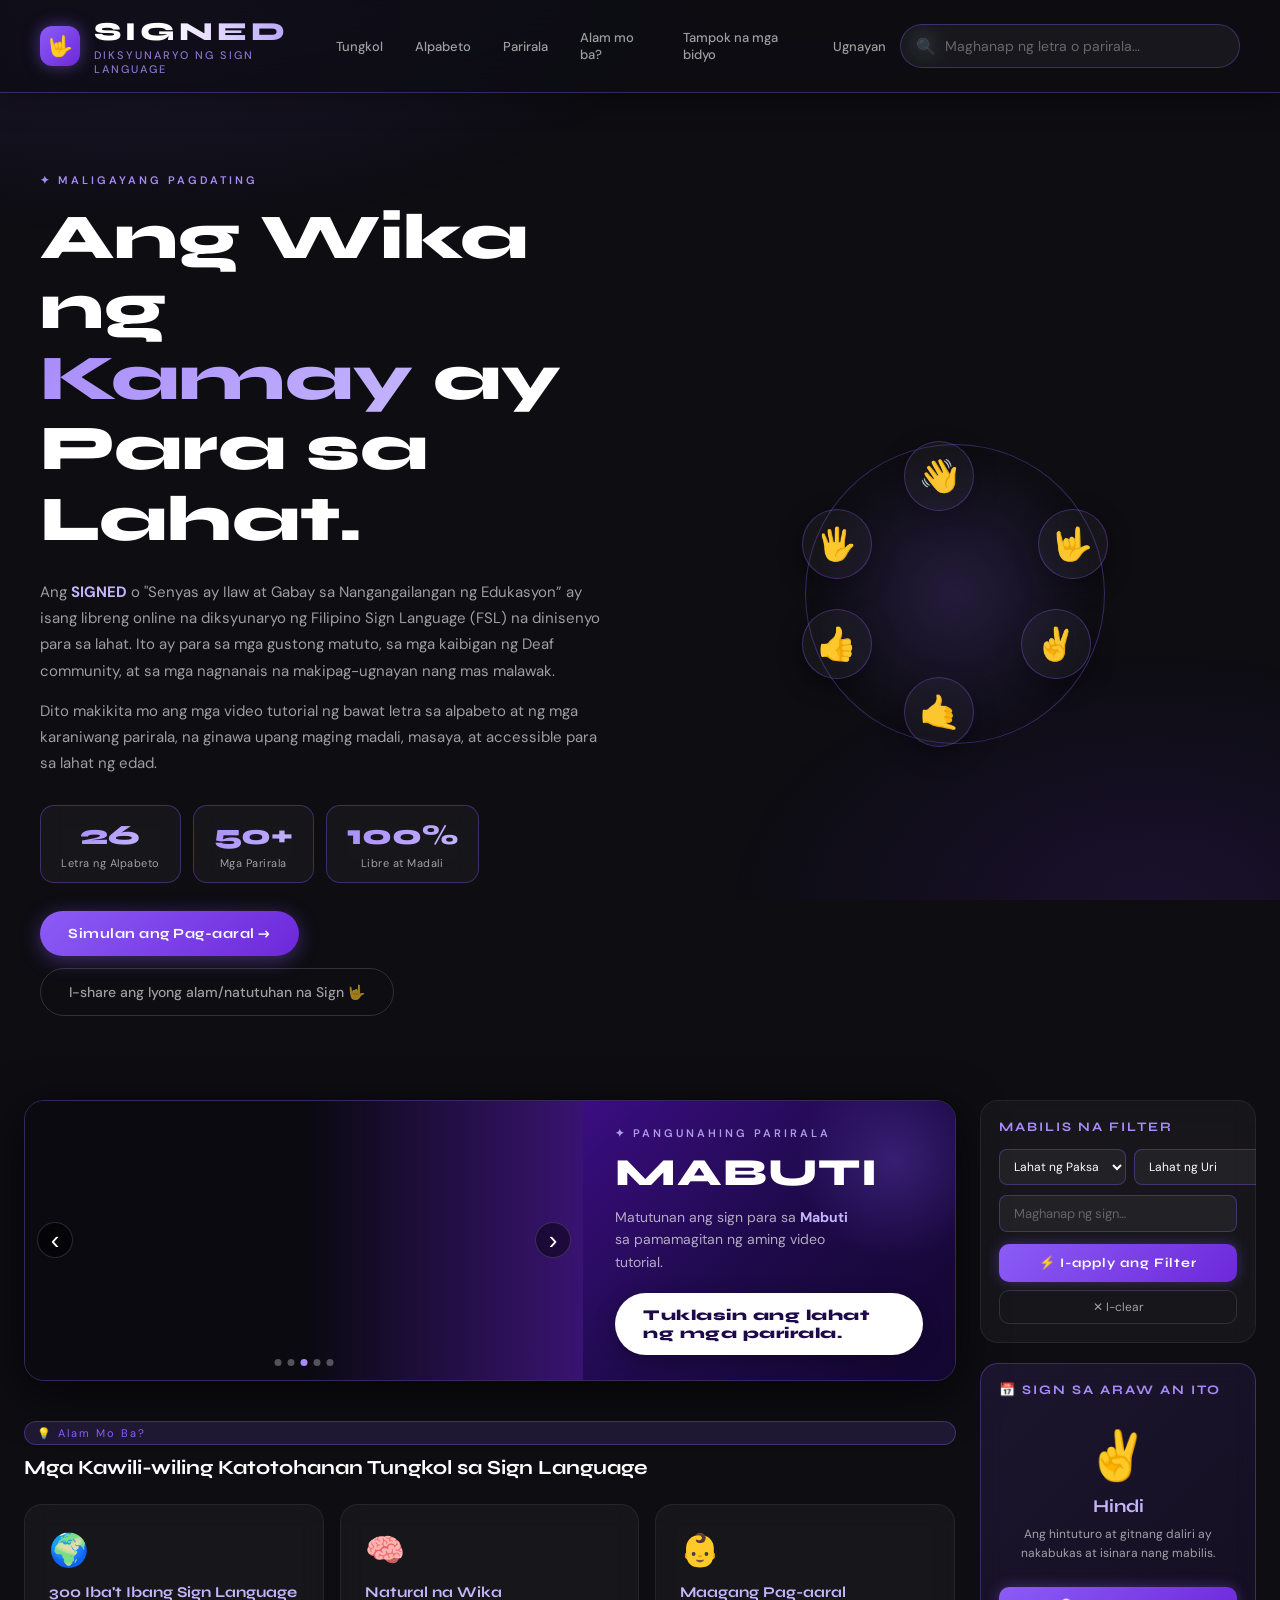
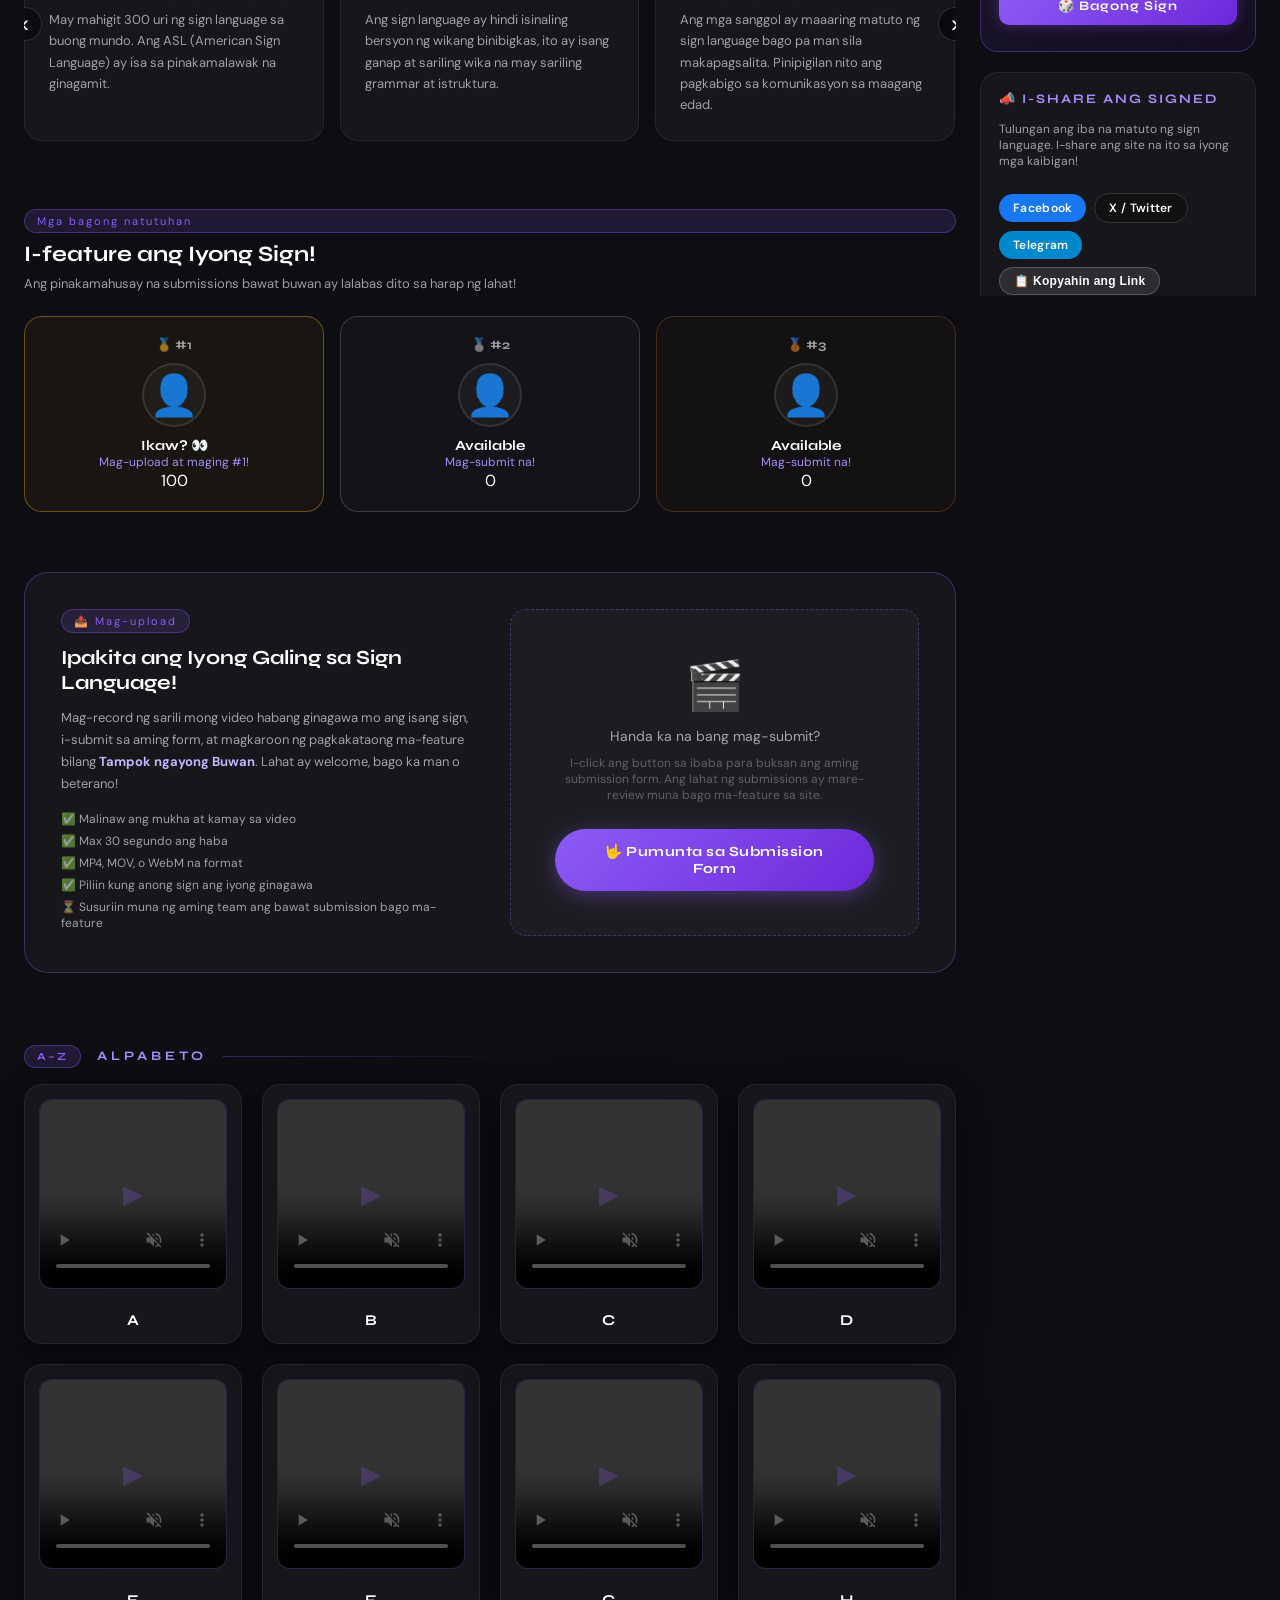
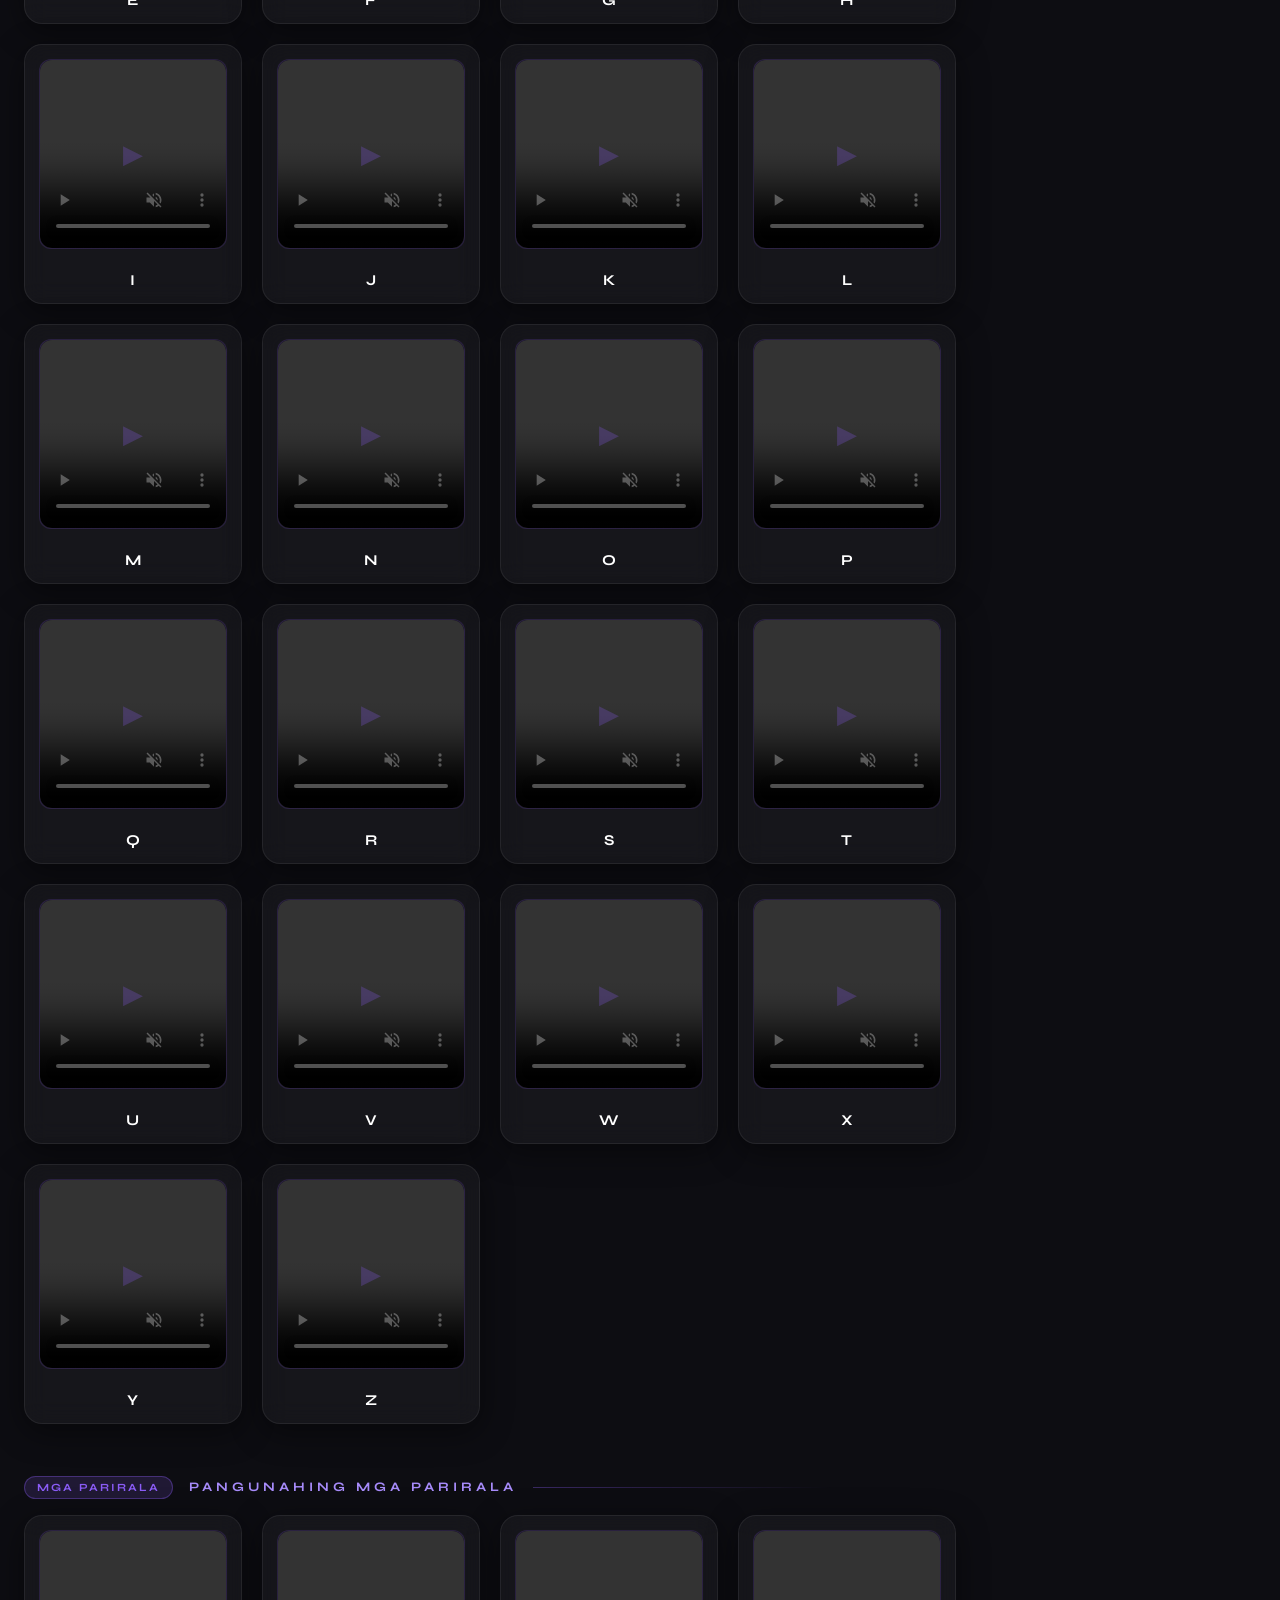
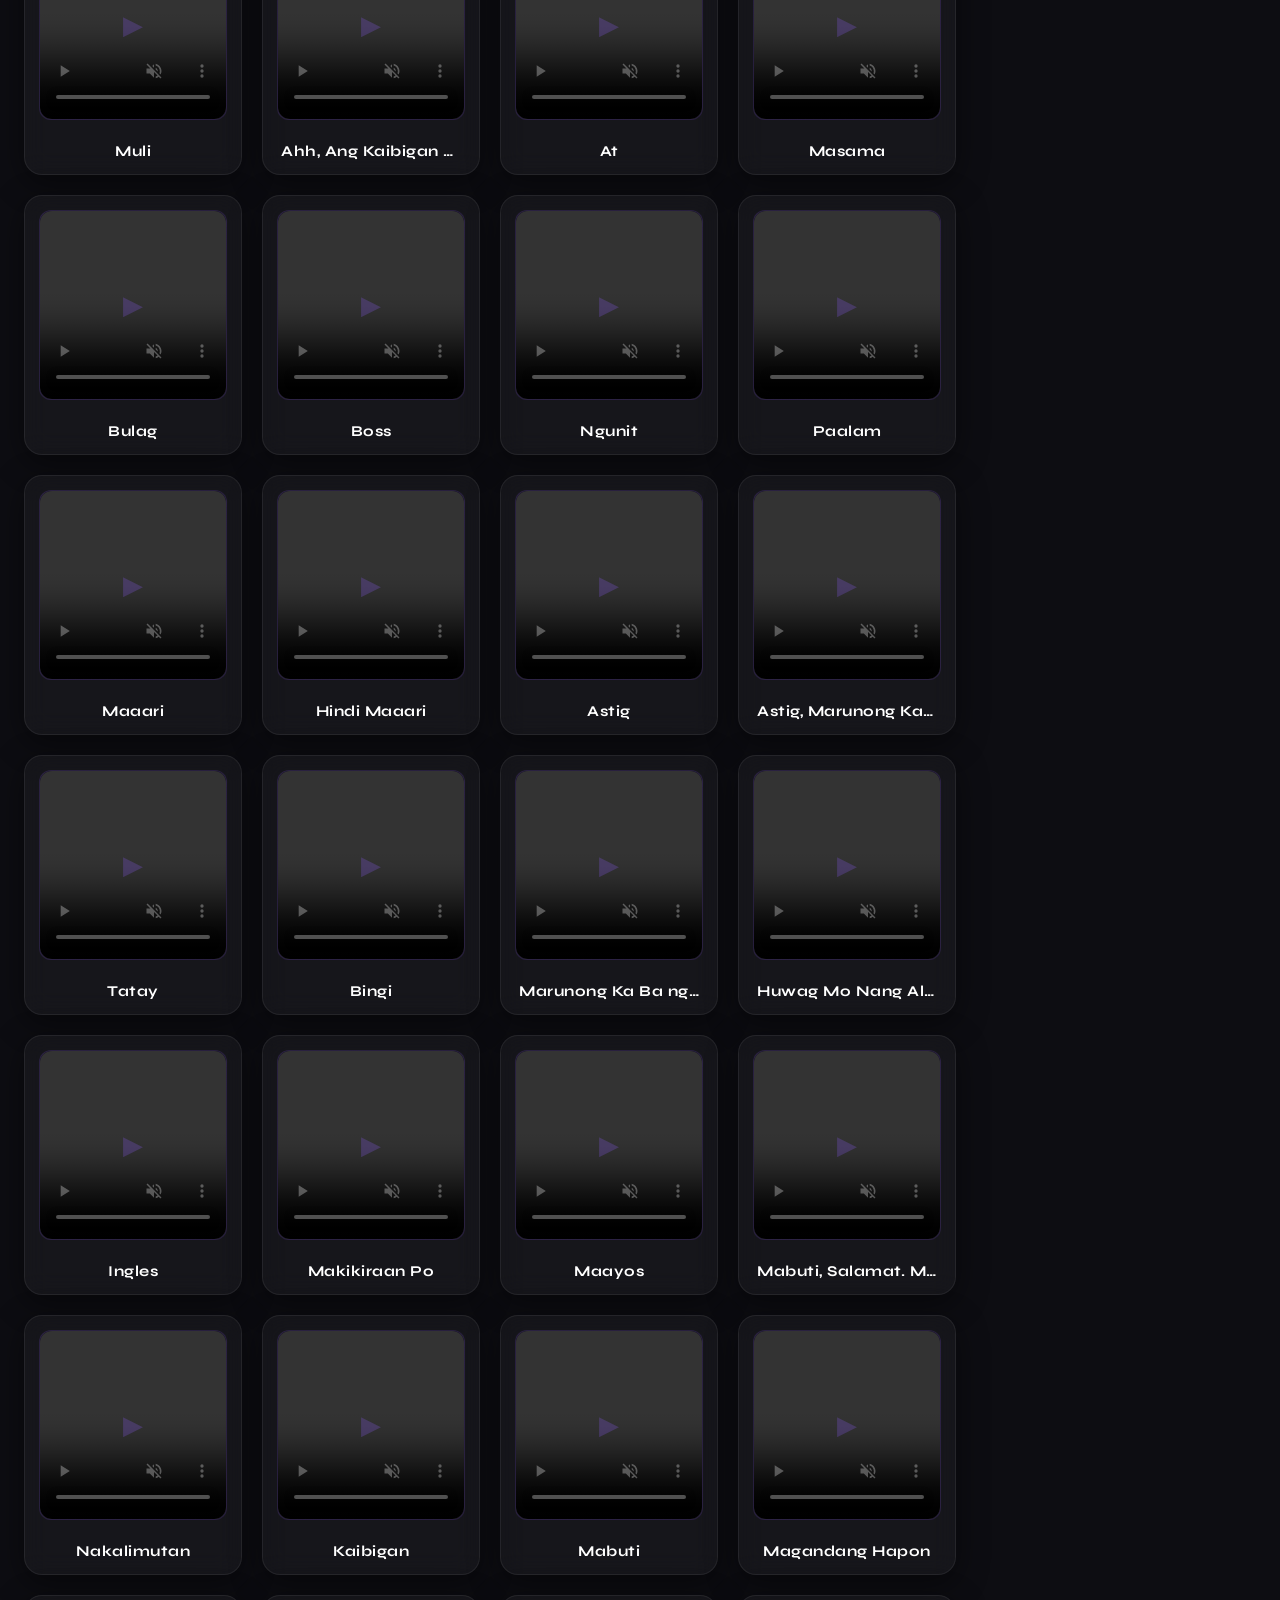
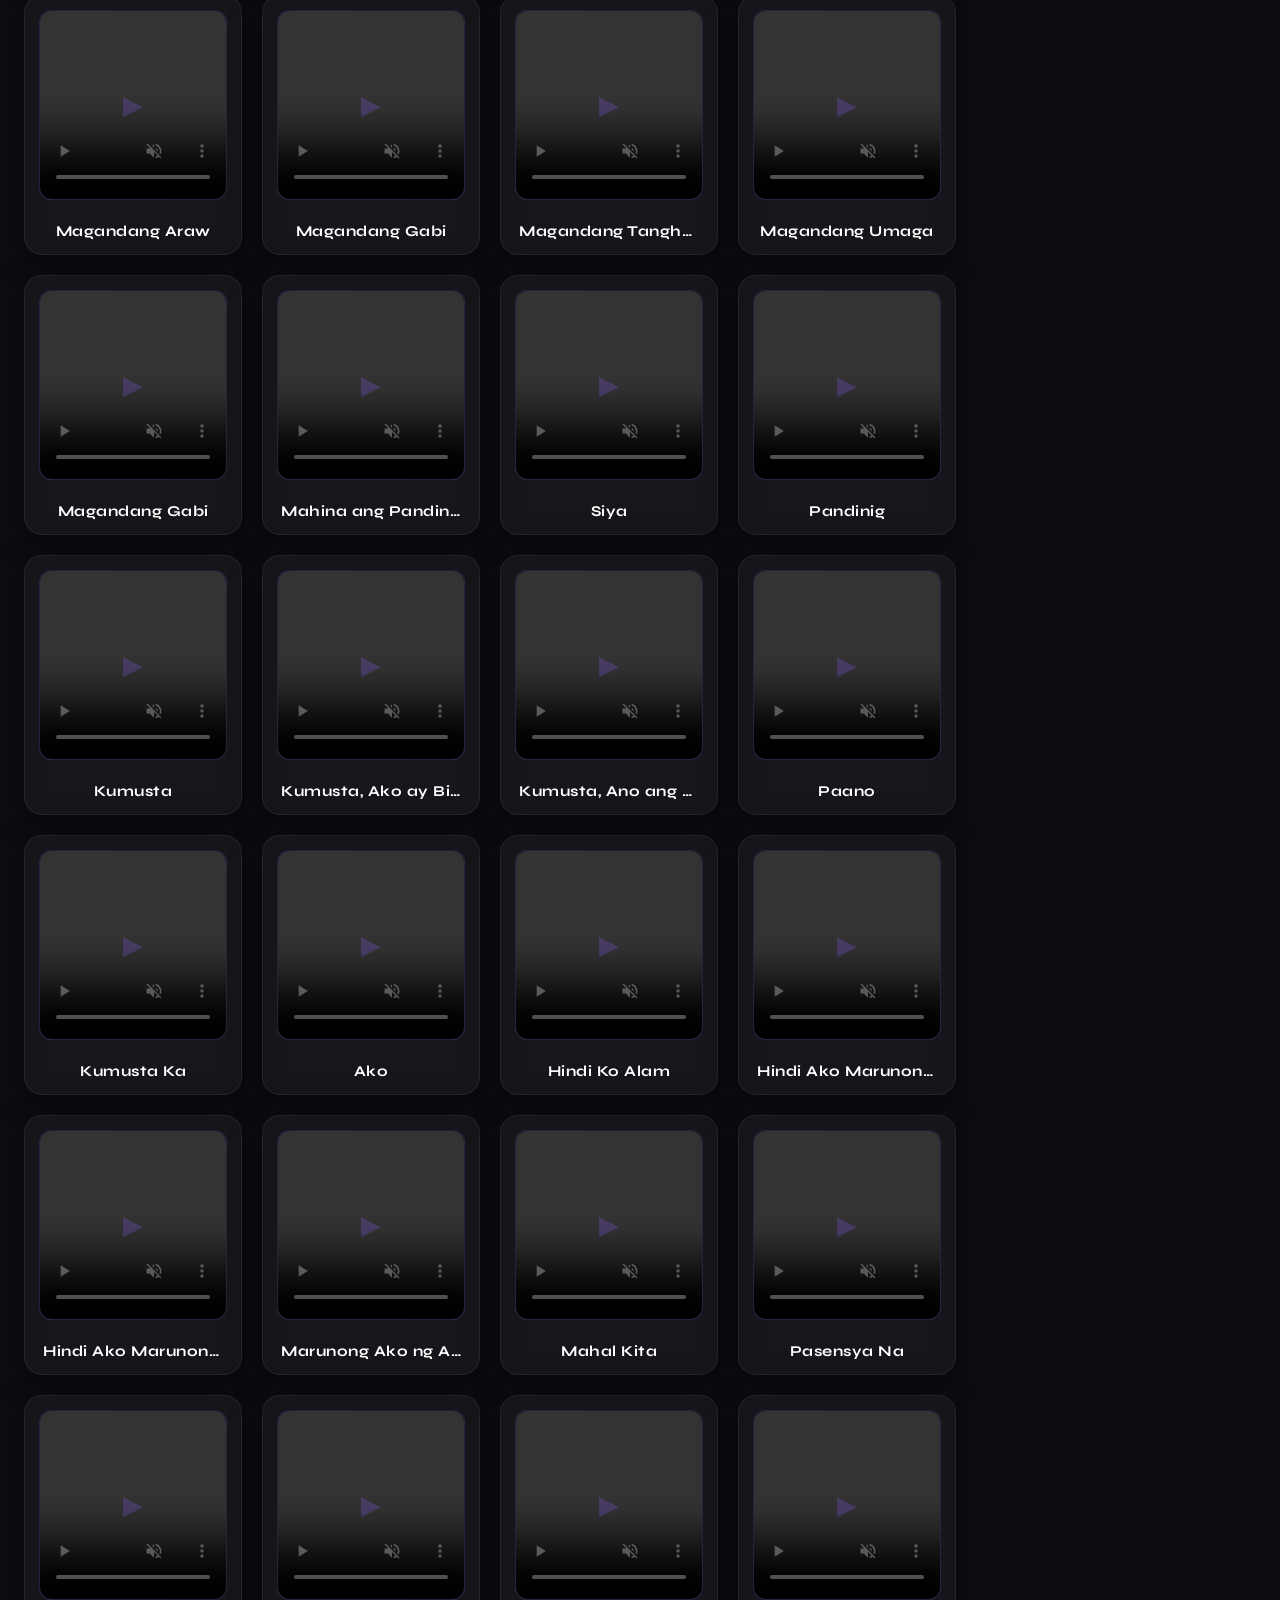
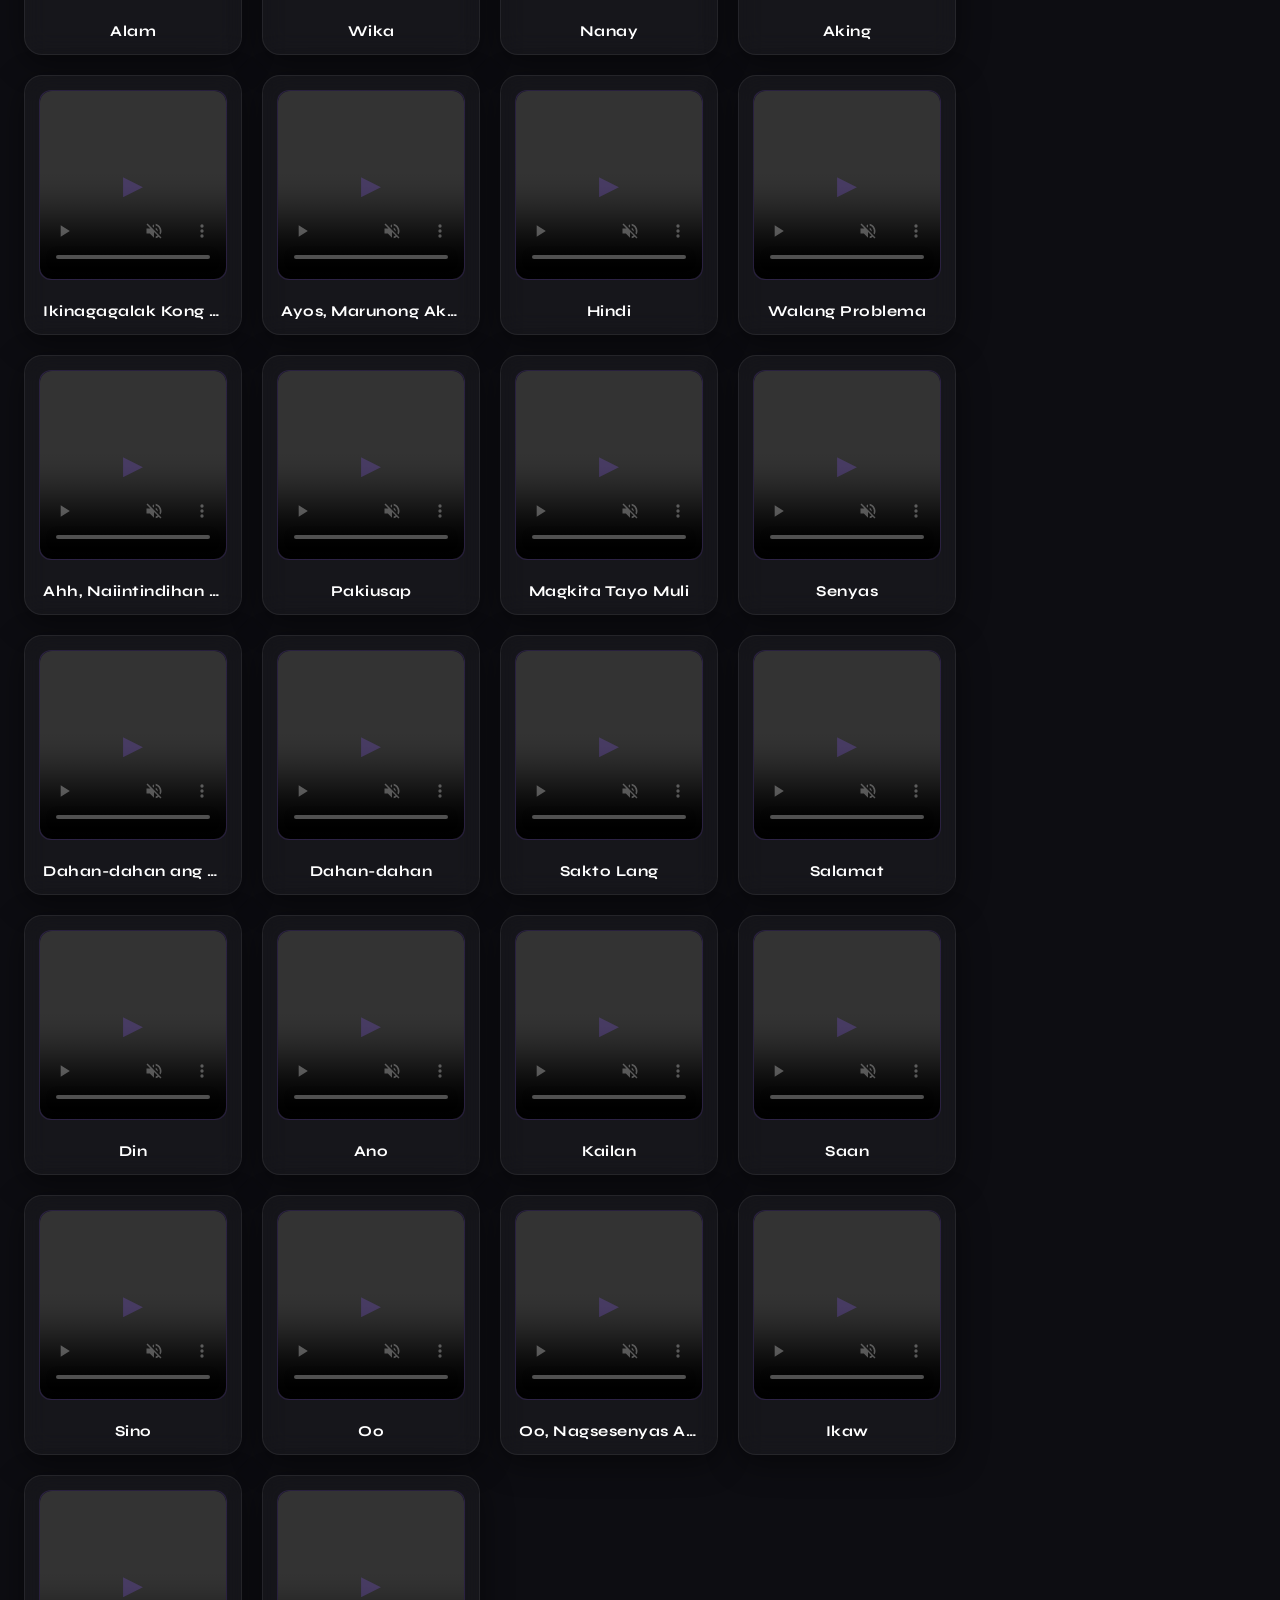
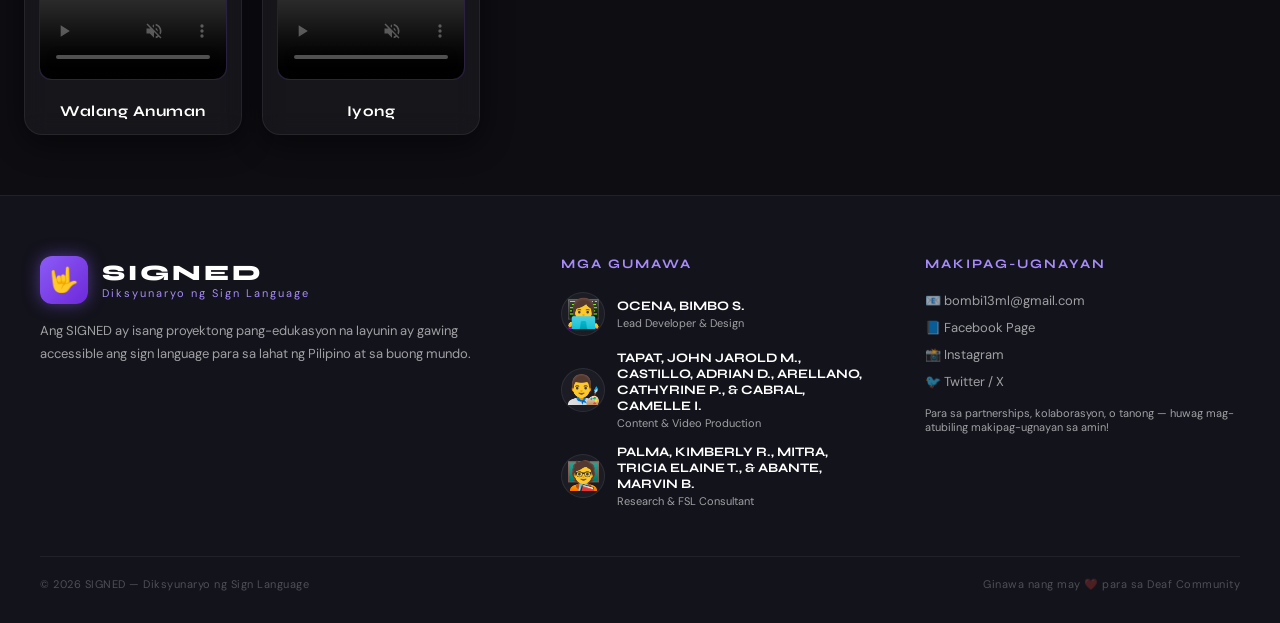
<file: index.html>
<!DOCTYPE html>
<html lang="fil">
<head>
    <meta charset="UTF-8" />
    <meta name="viewport" content="width=device-width, initial-scale=1.0" />
    <title>Matuto ng Sign Language — SIGNED</title>
    <meta name="description" content="Matuto ng Filipino Sign Language gamit ang mga interactive na video at aralin.">
    <meta name="keywords" content="FSL, sign language, Filipino Sign Language, ASL, matuto ng sign language, wikang senyas">
    <link rel="preconnect" href="https://fonts.googleapis.com">
    <link rel="preconnect" href="https://fonts.gstatic.com" crossorigin>
    <link href="https://fonts.googleapis.com/css2?family=Syne:wght@400;600;700;800&family=DM+Sans:wght@300;400;500&display=swap" rel="stylesheet">
    <link rel="stylesheet" href="style.css">
</head>

<body>

    <!-- ══ NAVBAR ══ -->
    <header>
        <div class="header-brand">
            <div class="brand-icon">🤟</div>
            <div>
                <h1>SIGNED</h1>
                <div class="header-tagline">Diksyunaryo ng Sign Language</div>
            </div>
        </div>
        <nav class="header-nav">
            <a href="#about" class="nav-link">Tungkol</a>
            <a href="#alphabet-section" class="nav-link">Alpabeto</a>
            <a href="#phrases" class="nav-link">Parirala</a>
            <a href="#facts" class="nav-link">Alam mo ba?</a>
            <a href="#featured" class="nav-link">Tampok na mga bidyo</a>
            <a href="#contact" class="nav-link">Ugnayan</a>
        </nav>
        <div class="search-wrap">
            <span class="search-icon">🔍</span>
            <input type="text" id="searchBar" placeholder="Maghanap ng letra o parirala…" onkeyup="filterCards()">
        </div>
    </header>

    <!-- ══ INTRO / ABOUT SECTION ══ -->
    <section id="about" class="intro-section">
        <div class="intro-inner">
            <div class="intro-text-col">
                <p class="intro-eyebrow">✦ Maligayang pagdating</p>
                <h2 class="intro-headline">Ang Wika ng<br><span class="accent-word">Kamay</span> ay<br>Para sa Lahat.</h2>
                <p class="intro-body">
                    Ang <strong>SIGNED</strong> o "Senyas ay Ilaw at Gabay sa Nangangailangan ng Edukasyon” ay isang libreng online na diksyunaryo ng Filipino Sign Language (FSL) na dinisenyo para sa lahat. Ito ay para sa mga gustong matuto, sa mga kaibigan ng Deaf community, at sa mga nagnanais na makipag-ugnayan nang mas malawak.
                </p>
                <p class="intro-body">
                    Dito makikita mo ang mga video tutorial ng bawat letra sa alpabeto at ng mga karaniwang parirala, na ginawa upang maging madali, masaya, at accessible para sa lahat ng edad.
                </p>
                <div class="intro-stats">
                    <div class="stat-pill">
                        <span class="stat-num">26</span>
                        <span class="stat-label">Letra ng Alpabeto</span>
                    </div>
                    <div class="stat-pill">
                        <span class="stat-num">50+</span>
                        <span class="stat-label">Mga Parirala</span>
                    </div>
                    <div class="stat-pill">
                        <span class="stat-num">100%</span>
                        <span class="stat-label">Libre at Madali</span>
                    </div>
                </div>
                <div class="intro-buttons">
                    <a href="#alphabet-section" class="btn-primary">Simulan ang Pag-aaral →</a>
                    <a href="#upload" class="btn-ghost">I-share ang Iyong alam/natutuhan na Sign 🤟</a>
                </div>
            </div>
            <div class="intro-visual-col">
                <div class="hands-display">
                    <div class="hand-bubble h1">👋</div>
                    <div class="hand-bubble h2">🤟</div>
                    <div class="hand-bubble h3">✌️</div>
                    <div class="hand-bubble h4">🤙</div>
                    <div class="hand-bubble h5">👍</div>
                    <div class="hand-bubble h6">🖐️</div>
                    <div class="intro-circle-glow"></div>
                </div>
            </div>
        </div>
    </section>

    <!-- ══ HERO BANNER ══ -->
    <div class="page-layout">
        <div class="main-col">

            <div class="hero-banner">
                <div class="hero-video-side">
                    <div class="hero-track" id="heroTrack">
                        <div class="hero-slide">
                            <video muted loop preload="metadata" src="videos/phrases/Hello .mp4" class="hero-video"></video>
                            <div class="hero-video-overlay"></div>
                        </div>
                        <div class="hero-slide">
                            <video muted loop preload="metadata" src="videos/phrases/Thank You .mp4" class="hero-video"></video>
                            <div class="hero-video-overlay"></div>
                        </div>
                        <div class="hero-slide">
                            <video muted loop preload="metadata" src="videos/phrases/Good .mp4" class="hero-video"></video>
                            <div class="hero-video-overlay"></div>
                        </div>
                        
                        <div class="hero-slide">
                            <video muted loop preload="metadata" src="videos/phrases/How Are You .mp4" class="hero-video"></video>
                            <div class="hero-video-overlay"></div>
                        </div>
                        <div class="hero-slide">
                            <video muted loop preload="metadata" src="videos/phrases/Yes .mp4" class="hero-video"></video>
                            <div class="hero-video-overlay"></div>
                        </div>
                    </div>
                    <button class="hero-prev" id="heroPrev">&#8249;</button>
                    <button class="hero-next" id="heroNext">&#8250;</button>
                    <div class="hero-dots" id="heroDots">
                        <span class="dot active"></span><span class="dot"></span><span class="dot"></span><span class="dot"></span><span class="dot"></span>
                    </div>
                </div>
                <div class="hero-content-wrap" id="heroContentWrap">
                    <div class="hero-content hero-content-slide active" data-idx="0">
                        <p class="hero-eyebrow">✦ Pangunahing Parirala</p>
                        <h2 class="hero-title">KUMUSTA</h2>
                        <p class="hero-desc">Matutunan ang sign para sa <strong>Kumusta(Hello)</strong> sa pamamagitan ng aming video tutorial.</p>
                        <a href="#phrases" class="hero-cta">Tuklasin ang lahat ng mga parirala.</a>
                    </div>
                    <div class="hero-content hero-content-slide" data-idx="1">
                        <p class="hero-eyebrow">✦ Pangunahing Parirala</p>
                        <h2 class="hero-title">SALAMAT</h2>
                        <p class="hero-desc">Matutunan ang sign para sa <strong>Salamat</strong> sa pamamagitan ng aming video tutorial.</p>
                        <a href="#phrases" class="hero-cta">Tuklasin ang lahat ng mga parirala.</a>
                    </div>
                    <div class="hero-content hero-content-slide" data-idx="2">
                        <p class="hero-eyebrow">✦ Pangunahing Parirala</p>
                        <h2 class="hero-title">MABUTI</h2>
                        <p class="hero-desc">Matutunan ang sign para sa <strong>Mabuti</strong> sa pamamagitan ng aming video tutorial.</p>
                        <a href="#phrases" class="hero-cta">Tuklasin ang lahat ng mga parirala.</a>
                    </div>
                    <div class="hero-content hero-content-slide" data-idx="3">
                        <p class="hero-eyebrow">✦ Pangunahing Parirala</p>
                        <h2 class="hero-title">KUMUSTA KA?</h2>
                        <p class="hero-desc">Matutunan ang sign para sa <strong>Kumusta ka?</strong> sa pamamagitan ng aming video tutorial.</p>
                        <a href="#phrases" class="hero-cta">Tuklasin ang lahat ng mga parirala.</a>
                    </div>
                    <div class="hero-content hero-content-slide" data-idx="4">
                        <p class="hero-eyebrow">✦ Pangunahing Parirala</p>
                        <h2 class="hero-title">OO</h2>
                        <p class="hero-desc">Matutunan ang sign para sa <strong>Oo</strong> sa pamamagitan ng aming video tutorial.</p>
                        <a href="#phrases" class="hero-cta">Tuklasin ang lahat ng mga parirala.</a>
                    </div>
                </div>
            </div>

            <!-- ══ DID YOU KNOW FACTS ══ -->
            <section id="facts" class="facts-section">
                <div class="facts-header">
                    <span class="section-badge">💡 Alam Mo Ba?</span>
                    <h3 class="facts-title">Mga Kawili-wiling Katotohanan Tungkol sa Sign Language</h3>
                </div>
                <div class="facts-track-wrap">
                    <div class="facts-track" id="factsTrack">
                        <div class="fact-card">
                            <div class="fact-icon">🌍</div>
                            <h4>300 Iba't Ibang Sign Language</h4>
                            <p>May mahigit 300 uri ng sign language sa buong mundo. Ang ASL (American Sign Language) ay isa sa pinakamalawak na ginagamit.</p>
                        </div>
                        <div class="fact-card">
                            <div class="fact-icon">🧠</div>
                            <h4>Natural na Wika</h4>
                            <p>Ang sign language ay hindi isinaling bersyon ng wikang binibigkas, ito ay isang ganap at sariling wika na may sariling grammar at istruktura.</p>
                        </div>
                        <div class="fact-card">
                            <div class="fact-icon">👶</div>
                            <h4>Maagang Pag-aaral</h4>
                            <p>Ang mga sanggol ay maaaring matuto ng sign language bago pa man sila makapagsalita. Pinipigilan nito ang pagkabigo sa komunikasyon sa maagang edad.</p>
                        </div>
                        <div class="fact-card">
                            <div class="fact-icon">Pilipinas</div>
                            <h4>FSL sa Pilipinas</h4>
                            <p>Ang Pilipinas ay may sariling Filipino Sign Language (FSL). Sa ilalim ng Republic Act 11106, ito ay opisyal na kinikilala bilang pambansang wika ng mga Deaf na Pilipino.</p>
                        </div>
                        <div class="fact-card">
                            <div class="fact-icon">🎭</div>
                            <h4>Ekspresyon ng Mukha</h4>
                            <p>Sa sign language, ang ekspresyon ng mukha ay bahagi ng grammar, hindi lamang ito para sa emosyon. Mahalaga ito sa pagbabago ng kahulugan ng mga salita.</p>
                        </div>
                        <div class="fact-card">
                            <div class="fact-icon">⚡</div>
                            <h4>Kasing Bilis ng Pagsasalita</h4>
                            <p>Ang mga bihasa sa sign language ay maaaring mag-sign nang kasing bilis ng pagsasalita ng isang taong nagsasalita. Humigit-kumulang 100–150 na salita bawat minuto.</p>
                        </div>
                    </div>
                    <button class="facts-prev" id="factsPrev">&#8249;</button>
                    <button class="facts-next" id="factsNext">&#8250;</button>
                </div>
            </section>

                        <!-- ══ FEATURED VISITOR SECTION ══ -->
            <section id="featured" class="featured-section">
                <div class="featured-header">
                    <span class="section-badge">Mga bagong natutuhan</span>
                    <h3 class="featured-title">I-feature ang Iyong Sign!</h3>
                    <p class="featured-subtitle">Ang pinakamahusay na submissions bawat buwan ay lalabas dito sa harap ng lahat!</p>
                </div>

                <!-- Placeholder featured cards (real ones replace via backend) -->
                <div class="featured-grid">
                    <div class="featured-card gold">
                        <div class="featured-rank">🥇 #1</div>
                        <div class="featured-avatar">👤</div>
                        <div class="featured-info">
                            <div class="featured-name">Ikaw? 👀</div>
                            <div class="featured-sign">Mag-upload at maging #1!</div>
                            <div class="featured-grade">100</div>
                        </div>
                    </div>
                    <div class="featured-card silver">
                        <div class="featured-rank">🥈 #2</div>
                        <div class="featured-avatar">👤</div>
                        <div class="featured-info">
                            <div class="featured-name">Available</div>
                            <div class="featured-sign">Mag-submit na!</div>
                            <div class="featured-grade">0</div>
                        </div>
                    </div>
                    <div class="featured-card bronze">
                        <div class="featured-rank">🥉 #3</div>
                        <div class="featured-avatar">👤</div>
                        <div class="featured-info">
                            <div class="featured-name">Available</div>
                            <div class="featured-sign">Mag-submit na!</div>
                            <div class="featured-grade">0</div>
                        </div>
                    </div>
                </div>
            </section>

            <!-- ══ UPLOAD SECTION ══ -->
            <section id="upload" class="upload-section">
                <div class="upload-inner">
                    <div class="upload-text">
                        <span class="section-badge">📤 Mag-upload</span>
                        <h3 class="upload-title">Ipakita ang Iyong Galing sa Sign Language!</h3>
                        <p class="upload-desc">Mag-record ng sarili mong video habang ginagawa mo ang isang sign, i-submit sa aming form, at magkaroon ng pagkakataong ma-feature bilang <strong>Tampok ngayong Buwan</strong>. Lahat ay welcome, bago ka man o beterano!</p>
                        <ul class="upload-rules">
                            <li>✅ Malinaw ang mukha at kamay sa video</li>
                            <li>✅ Max 30 segundo ang haba</li>
                            <li>✅ MP4, MOV, o WebM na format</li>
                            <li>✅ Piliin kung anong sign ang iyong ginagawa</li>
                            <li>⏳ Susuriin muna ng aming team ang bawat submission bago ma-feature</li>
                        </ul>
                    </div>
                    <div class="upload-box">
                        <div class="upload-drop-area" style="cursor:default;">
                            <div class="upload-icon">🎬</div>
                            <p class="upload-drop-text">Handa ka na bang mag-submit?</p>
                            <p class="upload-drop-sub" style="margin-bottom:8px;">I-click ang button sa ibaba para buksan ang aming submission form. Ang lahat ng submissions ay mare-review muna bago ma-feature sa site.</p>
                            <a href="https://docs.google.com/forms/d/e/1FAIpQLSc1SlM-dRPQYuYvQWaUDEni5GPNCczCrONYerKiTTHRQD_E4g/viewform" target="_blank" class="btn-primary" style="margin-top:8px;">🤟 Pumunta sa Submission Form</a>
                        </div>
                    </div>
                </div>
            </section>

            <!-- ══ ALPHABET SECTION ══ -->
            <section class="section-title" id="alphabet-section">
                <span class="section-badge">A–Z</span> Alpabeto
            </section>

            <div class="container">
                <div class="card" data-letter="A"><div class="placeholder"><video muted loop controls preload="metadata" src="videos/alphabet/A.mp4"></video></div><div class="label">A</div></div>
                <div class="card" data-letter="B"><div class="placeholder"><video muted loop controls preload="metadata" src="videos/alphabet/B.mp4"></video></div><div class="label">B</div></div>
                <div class="card" data-letter="C"><div class="placeholder"><video muted loop controls preload="metadata" src="videos/alphabet/C.mp4"></video></div><div class="label">C</div></div>
                <div class="card" data-letter="D"><div class="placeholder"><video muted loop controls preload="metadata" src="videos/alphabet/D.mp4"></video></div><div class="label">D</div></div>
                <div class="card" data-letter="E"><div class="placeholder"><video muted loop controls preload="metadata" src="videos/alphabet/E.mp4"></video></div><div class="label">E</div></div>
                <div class="card" data-letter="F"><div class="placeholder"><video muted loop controls preload="metadata" src="videos/alphabet/F.mp4"></video></div><div class="label">F</div></div>
                <div class="card" data-letter="G"><div class="placeholder"><video muted loop controls preload="metadata" src="videos/alphabet/G.mp4"></video></div><div class="label">G</div></div>
                <div class="card" data-letter="H"><div class="placeholder"><video muted loop controls preload="metadata" src="videos/alphabet/H.mp4"></video></div><div class="label">H</div></div>
                <div class="card" data-letter="I"><div class="placeholder"><video muted loop controls preload="metadata" src="videos/alphabet/I.mp4"></video></div><div class="label">I</div></div>
                <div class="card" data-letter="J"><div class="placeholder"><video muted loop controls preload="metadata" src="videos/alphabet/J.mp4"></video></div><div class="label">J</div></div>
                <div class="card" data-letter="K"><div class="placeholder"><video muted loop controls preload="metadata" src="videos/alphabet/K.mp4"></video></div><div class="label">K</div></div>
                <div class="card" data-letter="L"><div class="placeholder"><video muted loop controls preload="metadata" src="videos/alphabet/L.mp4"></video></div><div class="label">L</div></div>
                <div class="card" data-letter="M"><div class="placeholder"><video muted loop controls preload="metadata" src="videos/alphabet/M.mp4"></video></div><div class="label">M</div></div>
                <div class="card" data-letter="N"><div class="placeholder"><video muted loop controls preload="metadata" src="videos/alphabet/N.mp4"></video></div><div class="label">N</div></div>
                <div class="card" data-letter="O"><div class="placeholder"><video muted loop controls preload="metadata" src="videos/alphabet/O.mp4"></video></div><div class="label">O</div></div>
                <div class="card" data-letter="P"><div class="placeholder"><video muted loop controls preload="metadata" src="videos/alphabet/P.mp4"></video></div><div class="label">P</div></div>
                <div class="card" data-letter="Q"><div class="placeholder"><video muted loop controls preload="metadata" src="videos/alphabet/Q.mp4"></video></div><div class="label">Q</div></div>
                <div class="card" data-letter="R"><div class="placeholder"><video muted loop controls preload="metadata" src="videos/alphabet/R.mp4"></video></div><div class="label">R</div></div>
                <div class="card" data-letter="S"><div class="placeholder"><video muted loop controls preload="metadata" src="videos/alphabet/S.mp4"></video></div><div class="label">S</div></div>
                <div class="card" data-letter="T"><div class="placeholder"><video muted loop controls preload="metadata" src="videos/alphabet/T.mp4"></video></div><div class="label">T</div></div>
                <div class="card" data-letter="U"><div class="placeholder"><video muted loop controls preload="metadata" src="videos/alphabet/U.mp4"></video></div><div class="label">U</div></div>
                <div class="card" data-letter="V"><div class="placeholder"><video muted loop controls preload="metadata" src="videos/alphabet/V.mp4"></video></div><div class="label">V</div></div>
                <div class="card" data-letter="W"><div class="placeholder"><video muted loop controls preload="metadata" src="videos/alphabet/W.mp4"></video></div><div class="label">W</div></div>
                <div class="card" data-letter="X"><div class="placeholder"><video muted loop controls preload="metadata" src="videos/alphabet/X.mp4"></video></div><div class="label">X</div></div>
                <div class="card" data-letter="Y"><div class="placeholder"><video muted loop controls preload="metadata" src="videos/alphabet/Y.mp4"></video></div><div class="label">Y</div></div>
                <div class="card" data-letter="Z"><div class="placeholder"><video muted loop controls preload="metadata" src="videos/alphabet/Z.mp4"></video></div><div class="label">Z</div></div>
            </div>

            <!-- ══ PHRASES SECTION ══ -->
            <section class="section-title" id="phrases">
                <span class="section-badge">Mga Parirala</span> Pangunahing Mga Parirala
            </section>

            <div class="container">

                <div class="card" data-phrase="Again" data-category="expression">
                    <div class="placeholder">
                        <video muted loop controls preload="metadata" src="videos/phrases/Again.mp4"></video>
                    </div>
                    <div class="label">Muli</div>
                </div>

                <div class="card" data-phrase="Ahh My Friend Is Hard Of Hearing She Knows Asl And English" data-category="identity">
                    <div class="placeholder">
                        <video muted loop controls preload="metadata" src="videos/phrases/Ahh, My Friend Is Hard Of Hearing, She Knows Asl And English.mp4"></video>
                    </div>
                    <div class="label">Ahh, Ang Kaibigan Ko Ay Mahina ang Pandinig, Marunong Siya ng ASL at Ingles</div>
                </div>

                <div class="card" data-phrase="And" data-category="common">
                    <div class="placeholder">
                        <video muted loop controls preload="metadata" src="videos/phrases/And .mp4"></video>
                    </div>
                    <div class="label">At</div>
                </div>

                <div class="card" data-phrase="Bad" data-category="expression">
                    <div class="placeholder">
                        <video muted loop controls preload="metadata" src="videos/phrases/Bad .mp4"></video>
                    </div>
                    <div class="label">Masama</div>
                </div>

                <div class="card" data-phrase="Blind" data-category="identity">
                    <div class="placeholder">
                        <video muted loop controls preload="metadata" src="videos/phrases/Blind .mp4"></video>
                    </div>
                    <div class="label">Bulag</div>
                </div>

                <div class="card" data-phrase="Boss" data-category="common">
                    <div class="placeholder">
                        <video muted loop controls preload="metadata" src="videos/phrases/Boss .mp4"></video>
                    </div>
                    <div class="label">Boss</div>
                </div>

                <div class="card" data-phrase="But" data-category="common">
                    <div class="placeholder">
                        <video muted loop controls preload="metadata" src="videos/phrases/But .mp4"></video>
                    </div>
                    <div class="label">Ngunit</div>
                </div>

                <div class="card" data-phrase="Bye" data-category="greeting">
                    <div class="placeholder">
                        <video muted loop controls preload="metadata" src="videos/phrases/Bye .mp4"></video>
                    </div>
                    <div class="label">Paalam</div>
                </div>

                <div class="card" data-phrase="Can" data-category="common">
                    <div class="placeholder">
                        <video muted loop controls preload="metadata" src="videos/phrases/Can .mp4"></video>
                    </div>
                    <div class="label">Maaari</div>
                </div>

                <div class="card" data-phrase="Cant" data-category="common">
                    <div class="placeholder">
                        <video muted loop controls preload="metadata" src="videos/phrases/Cant .mp4"></video>
                    </div>
                    <div class="label">Hindi Maaari</div>
                </div>

                <div class="card" data-phrase="Cool" data-category="expression">
                    <div class="placeholder">
                        <video muted loop controls preload="metadata" src="videos/phrases/Cool .mp4"></video>
                    </div>
                    <div class="label">Astig</div>
                </div>

                <div class="card" data-phrase="Cool You Know English Sign Language Nice" data-category="identity">
                    <div class="placeholder">
                        <video muted loop controls preload="metadata" src="videos/phrases/Cool You Know English Sign Language, Nice .mp4"></video>
                    </div>
                    <div class="label">Astig, Marunong Ka ng English Sign Language, Ayos</div>
                </div>

                <div class="card" data-phrase="Dad" data-category="common">
                    <div class="placeholder">
                        <video muted loop controls preload="metadata" src="videos/phrases/Dad .mp4"></video>
                    </div>
                    <div class="label">Tatay</div>
                </div>

                <div class="card" data-phrase="Deaf" data-category="identity">
                    <div class="placeholder">
                        <video muted loop controls preload="metadata" src="videos/phrases/Deaf .mp4"></video>
                    </div>
                    <div class="label">Bingi</div>
                </div>

                <div class="card" data-phrase="Do You Know Asl" data-category="question">
                    <div class="placeholder">
                        <video muted loop controls preload="metadata" src="videos/phrases/Do You Know Asl .mp4"></video>
                    </div>
                    <div class="label">Marunong Ka Ba ng ASL</div>
                </div>

                <div class="card" data-phrase="Dont Worry About It" data-category="expression">
                    <div class="placeholder">
                        <video muted loop controls preload="metadata" src="videos/phrases/Don T Worry About It .mp4"></video>
                    </div>
                    <div class="label">Huwag Mo Nang Alalahanin</div>
                </div>

                <div class="card" data-phrase="English" data-category="common">
                    <div class="placeholder">
                        <video muted loop controls preload="metadata" src="videos/phrases/English .mp4"></video>
                    </div>
                    <div class="label">Ingles</div>
                </div>

                <div class="card" data-phrase="Excuse Me" data-category="expression">
                    <div class="placeholder">
                        <video muted loop controls preload="metadata" src="videos/phrases/Excuse Me .mp4"></video>
                    </div>
                    <div class="label">Makikiraan Po</div>
                </div>

                <div class="card" data-phrase="Fine" data-category="expression">
                    <div class="placeholder">
                        <video muted loop controls preload="metadata" src="videos/phrases/Fine .mp4"></video>
                    </div>
                    <div class="label">Maayos</div>
                </div>

                <div class="card" data-phrase="Fine Thank You See You Later Bye" data-category="greeting">
                    <div class="placeholder">
                        <video muted loop controls preload="metadata" src="videos/phrases/Fine, Thank You. See You Later, Bye .mp4"></video>
                    </div>
                    <div class="label">Mabuti, Salamat. Magkita Tayo Muli, Paalam</div>
                </div>

                <div class="card" data-phrase="Forgot" data-category="common">
                    <div class="placeholder">
                        <video muted loop controls preload="metadata" src="videos/phrases/Forgot .mp4"></video>
                    </div>
                    <div class="label">Nakalimutan</div>
                </div>

                <div class="card" data-phrase="Friend" data-category="common">
                    <div class="placeholder">
                        <video muted loop controls preload="metadata" src="videos/phrases/Friend .mp4"></video>
                    </div>
                    <div class="label">Kaibigan</div>
                </div>

                <div class="card" data-phrase="Good" data-category="greeting">
                    <div class="placeholder">
                        <video muted loop controls preload="metadata" src="videos/phrases/Good .mp4"></video>
                    </div>
                    <div class="label">Mabuti</div>
                </div>

                <div class="card" data-phrase="Good Afternoon" data-category="greeting">
                    <div class="placeholder">
                        <video muted loop controls preload="metadata" src="videos/phrases/Good Afternoon .mp4"></video>
                    </div>
                    <div class="label">Magandang Hapon</div>
                </div>

                <div class="card" data-phrase="Good Day" data-category="greeting">
                    <div class="placeholder">
                        <video muted loop controls preload="metadata" src="videos/phrases/Good Day .mp4"></video>
                    </div>
                    <div class="label">Magandang Araw</div>
                </div>

                <div class="card" data-phrase="Good Evening" data-category="greeting">
                    <div class="placeholder">
                        <video muted loop controls preload="metadata" src="videos/phrases/Good Evening .mp4"></video>
                    </div>
                    <div class="label">Magandang Gabi</div>
                </div>

                <div class="card" data-phrase="Good Midday" data-category="greeting">
                    <div class="placeholder">
                        <video muted loop controls preload="metadata" src="videos/phrases/Good Midday .mp4"></video>
                    </div>
                    <div class="label">Magandang Tanghali</div>
                </div>

                <div class="card" data-phrase="Good Morning" data-category="greeting">
                    <div class="placeholder">
                        <video muted loop controls preload="metadata" src="videos/phrases/Good Morning .mp4"></video>
                    </div>
                    <div class="label">Magandang Umaga</div>
                </div>

                <div class="card" data-phrase="Goodnight" data-category="greeting">
                    <div class="placeholder">
                        <video muted loop controls preload="metadata" src="videos/phrases/Goodnight .mp4"></video>
                    </div>
                    <div class="label">Magandang Gabi</div>
                </div>

                <div class="card" data-phrase="Hard Of Hearing" data-category="identity">
                    <div class="placeholder">
                        <video muted loop controls preload="metadata" src="videos/phrases/Hard Of Hearing .mp4"></video>
                    </div>
                    <div class="label">Mahina ang Pandinig</div>
                </div>

                <div class="card" data-phrase="He/She/They" data-category="identity">
                    <div class="placeholder">
                        <video muted loop controls preload="metadata" src="videos/phrases/He She They .mp4"></video>
                    </div>
                    <div class="label">Siya</div>
                </div>

                <div class="card" data-phrase="Hearing" data-category="identity">
                    <div class="placeholder">
                        <video muted loop controls preload="metadata" src="videos/phrases/Hearing .mp4"></video>
                    </div>
                    <div class="label">Pandinig</div>
                </div>

                <div class="card" data-phrase="Hello" data-category="greeting">
                    <div class="placeholder">
                        <video muted loop controls preload="metadata" src="videos/phrases/Hello .mp4"></video>
                    </div>
                    <div class="label">Kumusta</div>
                </div>

                <div class="card" data-phrase="Hello Im Deaf Do You Know Sign Language" data-category="identity">
                    <div class="placeholder">
                        <video muted loop controls preload="metadata" src="videos/phrases/Hello, I M Deaf. Do You Know Sign Language .mp4"></video>
                    </div>
                    <div class="label">Kumusta, Ako ay Bingi. Marunong Ka Ba ng Sign Language</div>
                </div>

                <div class="card" data-phrase="Hello Whats Your Name" data-category="question">
                    <div class="placeholder">
                        <video muted loop controls preload="metadata" src="videos/phrases/Hello, What S Your Name .mp4"></video>
                    </div>
                    <div class="label">Kumusta, Ano ang Pangalan Mo</div>
                </div>

                <div class="card" data-phrase="How" data-category="question">
                    <div class="placeholder">
                        <video muted loop controls preload="metadata" src="videos/phrases/How .mp4"></video>
                    </div>
                    <div class="label">Paano</div>
                </div>

                <div class="card" data-phrase="How Are You" data-category="greeting">
                    <div class="placeholder">
                        <video muted loop controls preload="metadata" src="videos/phrases/How Are You .mp4"></video>
                    </div>
                    <div class="label">Kumusta Ka</div>
                </div>

                <div class="card" data-phrase="I" data-category="common">
                    <div class="placeholder">
                        <video muted loop controls preload="metadata" src="videos/phrases/I .mp4"></video>
                    </div>
                    <div class="label">Ako</div>
                </div>

                <div class="card" data-phrase="I Dont Know" data-category="expression">
                    <div class="placeholder">
                        <video muted loop controls preload="metadata" src="videos/phrases/I Don T Know .mp4"></video>
                    </div>
                    <div class="label">Hindi Ko Alam</div>
                </div>

                <div class="card" data-phrase="I Dont Know Sign Language" data-category="identity">
                    <div class="placeholder">
                        <video muted loop controls preload="metadata" src="videos/phrases/I Don T Know Sign Language .mp4"></video>
                    </div>
                    <div class="label">Hindi Ako Marunong ng Sign Language</div>
                </div>

                <div class="card" data-phrase="I Dont Know Asl" data-category="identity">
                    <div class="placeholder">
                        <video muted loop controls preload="metadata" src="videos/phrases/I Dont Know Asl .mp4"></video>
                    </div>
                    <div class="label">Hindi Ako Marunong ng ASL</div>
                </div>

                <div class="card" data-phrase="I Know Asl" data-category="identity">
                    <div class="placeholder">
                        <video muted loop controls preload="metadata" src="videos/phrases/I Know Asl.mp4"></video>
                    </div>
                    <div class="label">Marunong Ako ng ASL</div>
                </div>

                <div class="card" data-phrase="I Love You" data-category="expression">
                    <div class="placeholder">
                        <video muted loop controls preload="metadata" src="videos/phrases/I Love You .mp4"></video>
                    </div>
                    <div class="label">Mahal Kita</div>
                </div>

                <div class="card" data-phrase="I'm Sorry" data-category="expression">
                    <div class="placeholder">
                        <video muted loop controls preload="metadata" src="videos/phrases/I M Sorry .mp4"></video>
                    </div>
                    <div class="label">Pasensya Na</div>
                </div>

                <div class="card" data-phrase="Know" data-category="common">
                    <div class="placeholder">
                        <video muted loop controls preload="metadata" src="videos/phrases/Know .mp4"></video>
                    </div>
                    <div class="label">Alam</div>
                </div>

                <div class="card" data-phrase="Language" data-category="common">
                    <div class="placeholder">
                        <video muted loop controls preload="metadata" src="videos/phrases/Language .mp4"></video>
                    </div>
                    <div class="label">Wika</div>
                </div>

                <div class="card" data-phrase="Mom" data-category="common">
                    <div class="placeholder">
                        <video muted loop controls preload="metadata" src="videos/phrases/Mom .mp4"></video>
                    </div>
                    <div class="label">Nanay</div>
                </div>

                <div class="card" data-phrase="My" data-category="common">
                    <div class="placeholder">
                        <video muted loop controls preload="metadata" src="videos/phrases/My .mp4"></video>
                    </div>
                    <div class="label">Aking</div>
                </div>

                <div class="card" data-phrase="Nice To Meet You" data-category="greeting">
                    <div class="placeholder">
                        <video muted loop controls preload="metadata" src="videos/phrases/Nice To Meet You .mp4"></video>
                    </div>
                    <div class="label">Ikinagagalak Kong Makilala Ka</div>
                </div>

                <div class="card" data-phrase="Nice I Know Asl And So So Bsl" data-category="identity">
                    <div class="placeholder">
                        <video muted loop controls preload="metadata" src="videos/phrases/Nice, I Know Asl And So-So Bsl .mp4"></video>
                    </div>
                    <div class="label">Ayos, Marunong Ako ng ASL at Kaunting BSL</div>
                </div>

                <div class="card" data-phrase="No" data-category="common">
                    <div class="placeholder">
                        <video muted loop controls preload="metadata" src="videos/phrases/No .mp4"></video>
                    </div>
                    <div class="label">Hindi</div>
                </div>

                <div class="card" data-phrase="No Problem" data-category="expression">
                    <div class="placeholder">
                        <video muted loop controls preload="metadata" src="videos/phrases/No Problem .mp4"></video>
                    </div>
                    <div class="label">Walang Problema</div>
                </div>

                <div class="card" data-phrase="Oh I See" data-category="expression">
                    <div class="placeholder">
                        <video muted loop controls preload="metadata" src="videos/phrases/Oh, I See .mp4"></video>
                    </div>
                    <div class="label">Ahh, Naiintindihan Ko</div>
                </div>

                <div class="card" data-phrase="Please" data-category="expression">
                    <div class="placeholder">
                        <video muted loop controls preload="metadata" src="videos/phrases/Please .mp4"></video>
                    </div>
                    <div class="label">Pakiusap</div>
                </div>

                <div class="card" data-phrase="See You Later" data-category="greeting">
                    <div class="placeholder">
                        <video muted loop controls preload="metadata" src="videos/phrases/See You Later .mp4"></video>
                    </div>
                    <div class="label">Magkita Tayo Muli</div>
                </div>

                <div class="card" data-phrase="Sign" data-category="common">
                    <div class="placeholder">
                        <video muted loop controls preload="metadata" src="videos/phrases/Sign .mp4"></video>
                    </div>
                    <div class="label">Senyas</div>
                </div>

                <div class="card" data-phrase="Sign Slow Please My Asl Is So So" data-category="identity">
                    <div class="placeholder">
                        <video muted loop controls preload="metadata" src="videos/phrases/Sign Slow Please, My Asl Is So-So .mp4"></video>
                    </div>
                    <div class="label">Dahan-dahan ang Pagsesenyas Pakiusap, Medyo Marunong Lang Ako ng ASL</div>
                </div>

                <div class="card" data-phrase="Slowly" data-category="common">
                    <div class="placeholder">
                        <video muted loop controls preload="metadata" src="videos/phrases/Slowly .mp4"></video>
                    </div>
                    <div class="label">Dahan-dahan</div>
                </div>

                <div class="card" data-phrase="So So" data-category="expression">
                    <div class="placeholder">
                        <video muted loop controls preload="metadata" src="videos/phrases/So-So .mp4"></video>
                    </div>
                    <div class="label">Sakto Lang</div>
                </div>

                <div class="card" data-phrase="Thank You" data-category="expression">
                    <div class="placeholder">
                        <video muted loop controls preload="metadata" src="videos/phrases/Thank You .mp4"></video>
                    </div>
                    <div class="label">Salamat</div>
                </div>

                <div class="card" data-phrase="Too" data-category="expression">
                    <div class="placeholder">
                        <video muted loop controls preload="metadata" src="videos/phrases/Too .mp4"></video>
                    </div>
                    <div class="label">Din</div>
                </div>

                <div class="card" data-phrase="What" data-category="question">
                    <div class="placeholder">
                        <video muted loop controls preload="metadata" src="videos/phrases/What .mp4"></video>
                    </div>
                    <div class="label">Ano</div>
                </div>

                <div class="card" data-phrase="When" data-category="question">
                    <div class="placeholder">
                        <video muted loop controls preload="metadata" src="videos/phrases/When .mp4"></video>
                    </div>
                    <div class="label">Kailan</div>
                </div>

                <div class="card" data-phrase="Where" data-category="question">
                    <div class="placeholder">
                        <video muted loop controls preload="metadata" src="videos/phrases/Where .mp4"></video>
                    </div>
                    <div class="label">Saan</div>
                </div>

                <div class="card" data-phrase="Who" data-category="question">
                    <div class="placeholder">
                        <video muted loop controls preload="metadata" src="videos/phrases/Who .mp4"></video>
                    </div>
                    <div class="label">Sino</div>
                </div>

                <div class="card" data-phrase="Yes" data-category="common">
                    <div class="placeholder">
                        <video muted loop controls preload="metadata" src="videos/phrases/Yes .mp4"></video>
                    </div>
                    <div class="label">Oo</div>
                </div>

                <div class="card" data-phrase="Yes I Sign" data-category="identity">
                    <div class="placeholder">
                        <video muted loop controls preload="metadata" src="videos/phrases/Yes, I Sign .mp4"></video>
                    </div>
                    <div class="label">Oo, Nagsesenyas Ako</div>
                </div>

                <div class="card" data-phrase="You" data-category="common">
                    <div class="placeholder">
                        <video muted loop controls preload="metadata" src="videos/phrases/You .mp4"></video>
                    </div>
                    <div class="label">Ikaw</div>
                </div>

                <div class="card" data-phrase="Youre Welcome" data-category="common">
                    <div class="placeholder">
                        <video muted loop controls preload="metadata" src="videos/phrases/You Re Welcome .mp4"></video>
                    </div>
                    <div class="label">Walang Anuman</div>
                </div>

                <div class="card" data-phrase="Your" data-category="common">
                    <div class="placeholder">
                        <video muted loop controls preload="metadata" src="videos/phrases/Your .mp4"></video>
                    </div>
                    <div class="label">Iyong</div>
                </div>

            </div>
            <!-- end phrases .container -->

        </div>
        <!-- end .main-col -->

        <!-- ══ RIGHT SIDEBAR ══ -->
        <aside class="sidebar">

            <!-- Quick Filter -->
            <div class="sidebar-panel">
                <h3 class="sidebar-heading">Mabilis na Filter</h3>
                <div class="filter-row">
                    <select class="filter-select" id="filterTopic">
                        <option value="">Lahat ng Paksa</option>
                        <option value="alphabet">Alpabeto</option>
                        <option value="phrases">Mga Parirala</option>
                    </select>
                    <select class="filter-select" id="filterCategory">
                        <option value="">Lahat ng Uri</option>
                        <option value="greeting">Mga Bati</option>
                        <option value="question">Mga Tanong</option>
                        <option value="common">Karaniwang Salita</option>
                        <option value="identity">Pagkakakilanlan / ASL</option>
                        <option value="expression">Mga Ekspresyon</option>
                    </select>
                </div>
                <div class="filter-search-wrap">
                    <input class="filter-search" id="sidebarSearch" type="text" placeholder="Maghanap ng sign…">
                </div>
                <button class="filter-btn" id="filterBtn">⚡ I-apply ang Filter</button>
                <button class="filter-clear-btn" id="filterClearBtn">✕ I-clear</button>
            </div>

            <!-- Daily Sign -->
            <div class="sidebar-panel daily-sign-panel">
                <h3 class="sidebar-heading">📅 Sign sa Araw an ito</h3>
                <div class="daily-sign-display">
                    <div class="daily-sign-emoji" id="dailyEmoji">🤟</div>
                    <div class="daily-sign-word" id="dailyWord">I Love You</div>
                    <div class="daily-sign-tip" id="dailyTip">Ang tatlong daliri (hintuturo, gitnang daliri, at hinlalaki) ay pinagsama para sa sign na ito.</div>
                </div>
                <button class="filter-btn" id="randomSignBtn" style="margin-top:12px;">🎲 Bagong Sign</button>
            </div>

            <!-- Share -->
            <div class="sidebar-panel">
                <h3 class="sidebar-heading">📣 I-share ang SIGNED</h3>
                <p style="font-size:12px;color:var(--white-muted);margin-bottom:12px;">Tulungan ang iba na matuto ng sign language. I-share ang site na ito sa iyong mga kaibigan!</p>
                <div class="share-bar">
                    <a class="share-btn s-facebook" href="https://www.facebook.com/sharer/sharer.php?u=https://signed.example.com" target="_blank">Facebook</a>
                    <a class="share-btn s-twitter" href="https://twitter.com/intent/tweet?text=Matuto%20ng%20sign%20language!&url=https://signed.example.com" target="_blank">X / Twitter</a>
                    <a class="share-btn s-telegram" href="https://t.me/share/url?url=https://signed.example.com" target="_blank">Telegram</a>
                    <button class="share-btn s-generic" id="copyLinkBtn">📋 Kopyahin ang Link</button>
                </div>
            </div>

            <!-- Suggestion Box -->
            <div class="upload-box">
                        <div class="upload-drop-area" style="cursor:default;">
                            <div class="sidebar-panel suggestion-panel">
                <h3 class="sidebar-heading">💬 Kahon ng Mungkahi at Marka para aming website</h3>
                <p style="font-size:12px;color:var(--white-muted);margin-bottom:12px;">I-Rate ang aming website. May gusto kang idagdag? Ipaalam sa amin!</p>
                            <p class="upload-drop-sub" style="font-size:12px;color:var(--white-muted);margin-bottom:12px;">I-click ang button sa ibaba para buksan ang aming submission form.</p>
                            <a href="https://forms.gle/WZ51sDRiAUJ42vbAA" target="_blank" class="btn-primary" style="margin-top:8px;">Pumunta sa Submission Form</a>
                        </div>
                    </div>

        </aside>

    </div>
    <!-- end .page-layout -->

    <!-- ══ CREDITS & CONTACT ══ -->
    <section id="contact" class="contact-section">
        <div class="contact-inner">
            <div class="contact-col">
                <div class="contact-brand">
                    <div class="brand-icon" style="width:48px;height:48px;font-size:24px;">🤟</div>
                    <div>
                        <div style="font-family:'Syne',sans-serif;font-size:22px;font-weight:800;letter-spacing:3px;">SIGNED</div>
                        <div style="font-size:11px;color:var(--purple-bright);letter-spacing:2px;">Diksyunaryo ng Sign Language</div>
                    </div>
                </div>
                <p class="contact-about-text">Ang SIGNED ay isang proyektong pang-edukasyon na layunin ay gawing accessible ang sign language para sa lahat ng Pilipino at sa buong mundo.</p>
            </div>
            <div class="contact-col">
                <h4 class="contact-heading">Mga Gumawa</h4>
                <div class="credits-list">
                    <div class="credit-item">
                        <div class="credit-avatar">👩‍💻</div>
                        <div>
                            <div class="credit-name">OCENA, BIMBO S.</div>
                            <div class="credit-role">Lead Developer & Design</div>
                        </div>
                    </div>
                    <div class="credit-item">
                        <div class="credit-avatar">👨‍🎨</div>
                        <div>
                            <div class="credit-name">TAPAT, JOHN JAROLD M., CASTILLO, ADRIAN D., ARELLANO, CATHYRINE P., & CABRAL, CAMELLE I.
                            </div>
                            <div class="credit-role">Content & Video Production</div>
                        </div>
                    </div>
                    <div class="credit-item">
                        <div class="credit-avatar">🧑‍🏫</div>
                        <div>
                            <div class="credit-name">PALMA, KIMBERLY R., MITRA, TRICIA ELAINE T., & ABANTE, MARVIN B.</div>
                            <div class="credit-role">Research & FSL Consultant</div>
                        </div>
                    </div>
                </div>
            </div>
            <div class="contact-col">
                <h4 class="contact-heading">Makipag-ugnayan</h4>
                <div class="contact-links">
                    <a href="mailto:bombi13ml.gmail.com" class="contact-link">📧 bombi13ml@gmail.com</a>
                    <a href="https://www.facebook.com/bimbo.ocena/" class="contact-link">📘 Facebook Page</a>
                    <a href="https://www.instagram.com/s.i.g.n.e.d/" class="contact-link">📸 Instagram</a>
                    <a href="#" class="contact-link">🐦 Twitter / X</a>
                </div>
                <p style="font-size:11px;color:var(--white-muted);margin-top:16px;">Para sa partnerships, kolaborasyon, o tanong — huwag mag-atubiling makipag-ugnayan sa amin!</p>
            </div>
        </div>
        <div class="contact-bottom">
            <span>© 2026 SIGNED — Diksyunaryo ng Sign Language</span>
            <span>Ginawa nang may ❤️ para sa Deaf Community</span>
        </div>
    </section>

    <!-- ══ BACK TO TOP ══ -->
    <button id="backToTop" class="back-to-top" title="Bumalik sa tuktok">↑</button>

    <script>
        /* ════ UNIFIED FILTER ENGINE ════ */
        const alphabetSectionEl = document.querySelector(".section-title:first-of-type");
        const phraseSectionEl = document.querySelectorAll(".section-title")[1];
        const alphabetGridEl = document.querySelectorAll(".container")[0];
        const phraseGridEl = document.querySelectorAll(".container")[1];

        const noResultsMsg = document.createElement("div");
        noResultsMsg.id = "noResultsMsg";
        noResultsMsg.innerHTML = `<span>🤷</span><p>Walang nahanap na sign</p><small>Subukan ang ibang salita o i-clear ang mga filter</small>`;
        phraseGridEl.after(noResultsMsg);

        function runFilter() {
            const headerQ = (document.getElementById("searchBar").value || "").trim().toLowerCase();
            const sidebarQ = (document.getElementById("sidebarSearch").value || "").trim().toLowerCase();
            const topicVal = document.getElementById("filterTopic").value;
            const categoryVal = document.getElementById("filterCategory").value;
            const searchText = headerQ || sidebarQ;
            const showAlpha = !topicVal || topicVal === "alphabet";
            const showPhrases = !topicVal || topicVal === "phrases";
            let visibleCount = 0;

            document.querySelectorAll(".card").forEach(card => {
                const label = card.querySelector(".label").textContent.toLowerCase();
                const isAlpha = !!card.dataset.letter;
                const isPhrase = !!card.dataset.phrase;
                const cardCat = card.dataset.category || "";
                const topicOk = (isAlpha && showAlpha) || (isPhrase && showPhrases);
                const catOk = !categoryVal || isAlpha || cardCat === categoryVal;
                const textOk = !searchText || label.includes(searchText);
                const visible = topicOk && catOk && textOk;
                card.style.display = visible ? "" : "none";
                if (visible) visibleCount++;
            });

            const alphaVisible = alphabetGridEl.querySelectorAll(".card:not([style*='display: none']):not([style*='display:none'])").length;
            const phraseVisible = phraseGridEl.querySelectorAll(".card:not([style*='display: none']):not([style*='display:none'])").length;
            alphabetSectionEl.style.display = alphaVisible ? "" : "none";
            alphabetGridEl.style.display = alphaVisible ? "" : "none";
            phraseSectionEl.style.display = phraseVisible ? "" : "none";
            phraseGridEl.style.display = phraseVisible ? "" : "none";
            noResultsMsg.style.display = visibleCount === 0 ? "flex" : "none";
        }

        function filterCards() { runFilter(); }
        document.getElementById("searchBar").addEventListener("input", runFilter);
        document.getElementById("sidebarSearch").addEventListener("input", runFilter);
        document.getElementById("filterTopic").addEventListener("change", runFilter);
        document.getElementById("filterCategory").addEventListener("change", runFilter);
        document.getElementById("filterBtn").addEventListener("click", runFilter);
        document.getElementById("filterClearBtn").addEventListener("click", function() {
            document.getElementById("searchBar").value = "";
            document.getElementById("sidebarSearch").value = "";
            document.getElementById("filterTopic").value = "";
            document.getElementById("filterCategory").value = "";
            runFilter();
        });

        /* ════ HERO CAROUSEL ════ */
        const heroTrack = document.getElementById("heroTrack");
        const heroSlideVideos = heroTrack.querySelectorAll(".hero-video");
        const heroContentSlides = document.querySelectorAll(".hero-content-slide");
        const heroDots = document.getElementById("heroDots").querySelectorAll(".dot");
        const totalSlides = heroSlideVideos.length;
        let heroIdx = 0;
        let heroAnimating = false;

        function setHeroSlide(idx, dir) {
            if (heroAnimating) return;
            heroAnimating = true;
            const prev = heroIdx;
            heroIdx = (idx + totalSlides) % totalSlides;
            heroTrack.style.transform = `translateX(-${heroIdx * 100}%)`;
            heroSlideVideos[prev].pause();
            heroSlideVideos[heroIdx].currentTime = 0;
            heroSlideVideos[heroIdx].play();
            const outSlide = heroContentSlides[prev];
            const inSlide = heroContentSlides[heroIdx];
            const outDir = (dir === "next") ? "-110%" : "110%";
            const inStart = (dir === "next") ? "110%" : "-110%";
            outSlide.style.transition = "none";
            inSlide.style.transition = "none";
            inSlide.style.transform = `translateX(${inStart})`;
            inSlide.style.opacity = "0";
            inSlide.classList.add("active");
            inSlide.getBoundingClientRect();
            outSlide.style.transition = "transform 0.55s cubic-bezier(0.4,0,0.2,1), opacity 0.55s ease";
            inSlide.style.transition = "transform 0.55s cubic-bezier(0.4,0,0.2,1), opacity 0.55s ease";
            outSlide.style.transform = `translateX(${outDir})`;
            outSlide.style.opacity = "0";
            inSlide.style.transform = "translateX(0)";
            inSlide.style.opacity = "1";
            heroDots.forEach((d, i) => d.classList.toggle("active", i === heroIdx));
            setTimeout(() => {
                outSlide.classList.remove("active");
                outSlide.style.transform = "";
                outSlide.style.opacity = "";
                outSlide.style.transition = "";
                inSlide.style.transition = "";
                heroAnimating = false;
            }, 560);
        }

        document.getElementById("heroPrev").addEventListener("click", () => setHeroSlide(heroIdx - 1, "prev"));
        document.getElementById("heroNext").addEventListener("click", () => setHeroSlide(heroIdx + 1, "next"));
        let autoTimer = setInterval(() => setHeroSlide(heroIdx + 1, "next"), 6000);
        ["heroPrev", "heroNext"].forEach(id => {
            document.getElementById(id).addEventListener("click", () => {
                clearInterval(autoTimer);
                autoTimer = setInterval(() => setHeroSlide(heroIdx + 1, "next"), 6000);
            });
        });

        /* ════ FACTS CAROUSEL ════ */
        const factsTrack = document.getElementById("factsTrack");
        const factCards = factsTrack.querySelectorAll(".fact-card");
        let factsIdx = 0;
        const visibleFacts = () => window.innerWidth < 700 ? 1 : window.innerWidth < 1000 ? 2 : 3;

        function scrollFacts(dir) {
            const vis = visibleFacts();
            const max = Math.max(0, factCards.length - vis);
            factsIdx = Math.max(0, Math.min(factsIdx + dir, max));
            const pct = (100 / vis) * factsIdx;
            factsTrack.style.transform = `translateX(-${pct}%)`;
        }
        document.getElementById("factsPrev").addEventListener("click", () => scrollFacts(-1));
        document.getElementById("factsNext").addEventListener("click", () => scrollFacts(1));

        /* ════ DAILY SIGN ════ */
        const dailySigns = [
            { word: "Mahal Kita", emoji: "🤟", tip: "Ang hintuturo, gitna, at hinlalaki ay nakatayo — simbolo ng pagmamahal." },
            { word: "Kumusta", emoji: "👋", tip: "Ang open na palad ay inangat sa gilid ng noo, tulad ng saludo." },
            { word: "Salamat", emoji: "🙏", tip: "Ang mga daliri ay nakadikit sa labi at inilayo papalabas — nagpapasalamat." },
            { word: "Pakiusap", emoji: "🫶", tip: "Ang flat na kamay ay paikutin sa dibdib." },
            { word: "Oo", emoji: "👍", tip: "Ang kamao ay iniikot pababa-pataas, tulad ng ulo na tumatango." },
            { word: "Hindi", emoji: "✌️", tip: "Ang hintuturo at gitnang daliri ay nakabukas at isinara nang mabilis." },
        ];

        function setDailySign(s) {
            document.getElementById("dailyEmoji").textContent = s.emoji;
            document.getElementById("dailyWord").textContent = s.word;
            document.getElementById("dailyTip").textContent = s.tip;
        }

        // Set today's sign based on date
        const todayIdx = new Date().getDate() % dailySigns.length;
        setDailySign(dailySigns[todayIdx]);

        document.getElementById("randomSignBtn").addEventListener("click", () => {
            const r = Math.floor(Math.random() * dailySigns.length);
            setDailySign(dailySigns[r]);
        });

        /* ════ UPLOAD ════ */
        const dropArea = document.getElementById("dropArea");
        const videoUpload = document.getElementById("videoUpload");
        const uploadForm = document.getElementById("uploadForm");
        const uploadSuccess = document.getElementById("uploadSuccess");
        const uploadPreview = document.getElementById("uploadPreview");

        function handleFile(file) {
            if (!file || !file.type.startsWith("video/")) return;
            const url = URL.createObjectURL(file);
            uploadPreview.src = url;
            dropArea.style.display = "none";
            uploadForm.style.display = "block";
        }

        videoUpload.addEventListener("change", e => handleFile(e.target.files[0]));

        dropArea.addEventListener("dragover", e => { e.preventDefault(); dropArea.classList.add("drag-over"); });
        dropArea.addEventListener("dragleave", () => dropArea.classList.remove("drag-over"));
        dropArea.addEventListener("drop", e => {
            e.preventDefault();
            dropArea.classList.remove("drag-over");
            handleFile(e.dataTransfer.files[0]);
        });

        document.getElementById("cancelUploadBtn").addEventListener("click", () => {
            dropArea.style.display = "flex";
            uploadForm.style.display = "none";
            uploadPreview.src = "";
            videoUpload.value = "";
        });

        document.getElementById("submitUploadBtn").addEventListener("click", () => {
            const name = document.getElementById("uploaderName").value.trim();
            const sign = document.getElementById("uploaderSign").value.trim();
            if (!name || !sign) { alert("Pakiusap punan ang iyong pangalan at ang sign na ginawa mo."); return; }
            uploadForm.style.display = "none";
            uploadSuccess.style.display = "flex";
        });

        document.getElementById("uploadAgainBtn").addEventListener("click", () => {
            uploadSuccess.style.display = "none";
            dropArea.style.display = "flex";
            uploadPreview.src = "";
            videoUpload.value = "";
            document.getElementById("uploaderName").value = "";
            document.getElementById("uploaderSign").value = "";
            document.getElementById("uploaderMessage").value = "";
        });

        /* ════ SUGGESTION BOX ════ */
        document.getElementById("sendSuggestionBtn").addEventListener("click", () => {
            const txt = document.getElementById("suggestionText").value.trim();
            if (!txt) return;
            document.getElementById("suggestionText").value = "";
            document.getElementById("suggestionThanks").style.display = "block";
            setTimeout(() => { document.getElementById("suggestionThanks").style.display = "none"; }, 4000);
        });

        /* ════ COPY LINK ════ */
        document.getElementById("copyLinkBtn").addEventListener("click", () => {
            navigator.clipboard.writeText(window.location.href).then(() => {
                const btn = document.getElementById("copyLinkBtn");
                btn.textContent = "✅ Nakopya!";
                setTimeout(() => { btn.textContent = "📋 Kopyahin ang Link"; }, 2000);
            });
        });

        /* ════ BACK TO TOP ════ */
        const btt = document.getElementById("backToTop");
        window.addEventListener("scroll", () => {
            btt.classList.toggle("visible", window.scrollY > 400);
        });
        btt.addEventListener("click", () => window.scrollTo({ top: 0, behavior: "smooth" }));

        /* ════ ACTIVE NAV LINK ON SCROLL ════ */
        const sections = document.querySelectorAll("section[id], div[id='phrases']");
        const navLinks = document.querySelectorAll(".nav-link");
        const observer = new IntersectionObserver((entries) => {
            entries.forEach(entry => {
                if (entry.isIntersecting) {
                    navLinks.forEach(l => l.classList.remove("active"));
                    const active = document.querySelector(`.nav-link[href="#${entry.target.id}"]`);
                    if (active) active.classList.add("active");
                }
            });
        }, { threshold: 0.3 });
        sections.forEach(s => observer.observe(s));
    </script>
    <script src="script.js"></script>
</body>

</html>
</file>
<file: style.css>
@import url('https://fonts.googleapis.com/css2?family=Syne:wght@400;600;700;800&family=DM+Sans:wght@300;400;500&display=swap');
:root {
    --bg-deep: #0d0d12;
    --bg-surface: #13131c;
    --bg-card: rgba(255, 255, 255, 0.04);
    --bg-card-hover: rgba(255, 255, 255, 0.08);
    --purple-core: #8b5cf6;
    --purple-bright: #a78bfa;
    --purple-glow: #c4b5fd;
    --purple-dim: rgba(139, 92, 246, 0.15);
    --purple-border: rgba(139, 92, 246, 0.35);
    --white: #ffffff;
    --white-muted: rgba(255, 255, 255, 0.6);
    --white-faint: rgba(255, 255, 255, 0.08);
    --shadow-card: 0 8px 32px rgba(0, 0, 0, 0.45);
    --shadow-glow: 0 0 28px rgba(139, 92, 246, 0.45), 0 0 60px rgba(139, 92, 246, 0.2);
    --radius-card: 18px;
    --radius-pill: 999px;
    --transition: all 0.3s cubic-bezier(0.4, 0, 0.2, 1);
}

*,
*::before,
*::after {
    box-sizing: border-box;
    margin: 0;
    padding: 0;
}

html {
    scroll-behavior: smooth;
}

body {
    font-family: 'DM Sans', sans-serif;
    background: var(--bg-deep);
    color: var(--white);
    min-height: 100vh;
    overflow-x: hidden;
}


/* ── AMBIENT BACKGROUND ── */

body::before {
    content: '';
    position: fixed;
    inset: 0;
    background: radial-gradient(ellipse 80vw 60vh at 10% -10%, rgba(139, 92, 246, 0.18) 0%, transparent 60%), radial-gradient(ellipse 60vw 50vh at 90% 100%, rgba(109, 40, 217, 0.14) 0%, transparent 55%);
    pointer-events: none;
    z-index: 0;
}


/* ── HEADER ── */

header {
    position: sticky;
    top: 0;
    z-index: 1000;
    padding: 16px 40px;
    display: flex;
    justify-content: space-between;
    align-items: center;
    background: rgba(13, 13, 18, 0.75);
    backdrop-filter: blur(20px) saturate(1.4);
    -webkit-backdrop-filter: blur(20px) saturate(1.4);
    border-bottom: 1px solid var(--purple-border);
    box-shadow: 0 4px 30px rgba(0, 0, 0, 0.4);
}

.header-brand {
    display: flex;
    align-items: center;
    gap: 14px;
}

.brand-icon {
    width: 40px;
    height: 40px;
    border-radius: 12px;
    background: linear-gradient(135deg, var(--purple-core), #6d28d9);
    display: flex;
    align-items: center;
    justify-content: center;
    box-shadow: 0 0 16px rgba(139, 92, 246, 0.5);
    font-size: 20px;
    flex-shrink: 0;
}

header h1 {
    font-family: 'Syne', sans-serif;
    font-size: 26px;
    font-weight: 800;
    letter-spacing: 4px;
    text-transform: uppercase;
    background: linear-gradient(90deg, var(--white) 30%, var(--purple-bright) 100%);
    -webkit-background-clip: text;
    -webkit-text-fill-color: transparent;
    background-clip: text;
}

.header-tagline {
    font-size: 11px;
    letter-spacing: 2px;
    text-transform: uppercase;
    color: var(--purple-bright);
    font-weight: 500;
    opacity: 0.8;
    margin-top: 1px;
}


/* ── SEARCH BAR ── */

.search-wrap {
    position: relative;
    display: flex;
    align-items: center;
}

.search-icon {
    position: absolute;
    left: 16px;
    color: var(--purple-bright);
    font-size: 16px;
    pointer-events: none;
    opacity: 0.7;
}

#searchBar {
    width: 340px;
    padding: 12px 20px 12px 44px;
    background: rgba(255, 255, 255, 0.05);
    border: 1.5px solid var(--purple-border);
    border-radius: var(--radius-pill);
    color: var(--white);
    font-family: 'DM Sans', sans-serif;
    font-size: 14px;
    outline: none;
    transition: var(--transition);
    backdrop-filter: blur(10px);
}

#searchBar::placeholder {
    color: rgba(255, 255, 255, 0.35);
}

#searchBar:focus {
    border-color: var(--purple-bright);
    background: rgba(139, 92, 246, 0.1);
    box-shadow: 0 0 0 3px rgba(139, 92, 246, 0.2), var(--shadow-glow);
}


/* ── SECTION TITLE ── */

.section-title {
    position: relative;
    z-index: 1;
    padding: 40px 40px 20px;
    font-family: 'Syne', sans-serif;
    font-size: 13px;
    font-weight: 700;
    letter-spacing: 4px;
    text-transform: uppercase;
    color: var(--purple-bright);
    display: flex;
    align-items: center;
    gap: 16px;
}

.section-title::after {
    content: '';
    flex: 1;
    height: 1px;
    background: linear-gradient(90deg, var(--purple-border), transparent);
    max-width: 300px;
}

.section-badge {
    display: inline-flex;
    align-items: center;
    gap: 6px;
    font-size: 11px;
    letter-spacing: 2px;
    color: var(--purple-core);
    background: var(--purple-dim);
    border: 1px solid var(--purple-border);
    padding: 4px 12px;
    border-radius: var(--radius-pill);
}


/* ── GRID ── */

.container {
    position: relative;
    z-index: 1;
    padding: 0 40px 20px;
    display: grid;
    grid-template-columns: repeat(4, 1fr);
    gap: 20px;
}


/* ── CARD ── */

.card {
    background: var(--bg-card);
    border: 1px solid rgba(255, 255, 255, 0.07);
    border-radius: var(--radius-card);
    padding: 14px;
    display: flex;
    flex-direction: column;
    justify-content: space-between;
    min-height: 260px;
    cursor: pointer;
    transition: var(--transition);
    box-shadow: var(--shadow-card);
    backdrop-filter: blur(12px);
    -webkit-backdrop-filter: blur(12px);
    position: relative;
    overflow: hidden;
}

.card::before {
    content: '';
    position: absolute;
    inset: 0;
    border-radius: var(--radius-card);
    background: linear-gradient(135deg, rgba(139, 92, 246, 0.08) 0%, transparent 60%);
    opacity: 0;
    transition: opacity 0.3s ease;
    pointer-events: none;
}

.card:hover {
    transform: translateY(-6px) scale(1.01);
    border-color: var(--purple-border);
    background: var(--bg-card-hover);
    box-shadow: var(--shadow-card), var(--shadow-glow);
}

.card:hover::before {
    opacity: 1;
}


/* top-right corner glow dot */

.card::after {
    content: '';
    position: absolute;
    top: 14px;
    right: 14px;
    width: 6px;
    height: 6px;
    border-radius: 50%;
    background: var(--purple-core);
    opacity: 0;
    transition: opacity 0.3s ease;
    box-shadow: 0 0 8px var(--purple-bright);
}

.card:hover::after {
    opacity: 1;
}


/* ── PLACEHOLDER / VIDEO ── */

.placeholder {
    height: 190px;
    border-radius: 12px;
    background: linear-gradient(135deg, rgba(139, 92, 246, 0.08), rgba(109, 40, 217, 0.05));
    border: 1px solid rgba(139, 92, 246, 0.12);
    overflow: hidden;
    position: relative;
    display: flex;
    align-items: center;
    justify-content: center;
}

.placeholder::before {
    content: '▶';
    position: absolute;
    font-size: 26px;
    color: rgba(139, 92, 246, 0.25);
    pointer-events: none;
    z-index: 1;
    transition: opacity 0.3s ease;
}

.placeholder:has(video:not([paused])) ::before,
.card:hover .placeholder::before {
    opacity: 0;
}

.placeholder video {
    width: 100%;
    height: 100%;
    object-fit: cover;
    display: block;
    cursor: pointer;
    border-radius: 12px;
}


/* ── LABEL ── */

.label {
    margin-top: 12px;
    font-family: 'Syne', sans-serif;
    font-size: 15px;
    font-weight: 700;
    color: var(--white);
    letter-spacing: 0.5px;
    text-align: center;
    white-space: nowrap;
    overflow: hidden;
    text-overflow: ellipsis;
    padding: 0 4px;
}


/* ── FOOTER SPACER ── */

.page-footer {
    position: relative;
    z-index: 1;
    padding: 48px 40px 32px;
    text-align: center;
    font-size: 12px;
    letter-spacing: 1.5px;
    text-transform: uppercase;
    color: rgba(255, 255, 255, 0.2);
}


/* ── CARD ENTER ANIMATION ── */

@keyframes cardReveal {
    from {
        opacity: 0;
        transform: translateY(20px);
    }
    to {
        opacity: 1;
        transform: translateY(0);
    }
}

.card {
    animation: cardReveal 0.5s ease both;
}

.container .card:nth-child(1) {
    animation-delay: .02s
}

.container .card:nth-child(2) {
    animation-delay: .04s
}

.container .card:nth-child(3) {
    animation-delay: .06s
}

.container .card:nth-child(4) {
    animation-delay: .08s
}

.container .card:nth-child(5) {
    animation-delay: .10s
}

.container .card:nth-child(6) {
    animation-delay: .12s
}

.container .card:nth-child(7) {
    animation-delay: .14s
}

.container .card:nth-child(8) {
    animation-delay: .16s
}


/* ── SCROLL BAR ── */

::-webkit-scrollbar {
    width: 6px;
}

::-webkit-scrollbar-track {
    background: var(--bg-deep);
}

::-webkit-scrollbar-thumb {
    background: var(--purple-dim);
    border-radius: 3px;
}

::-webkit-scrollbar-thumb:hover {
    background: var(--purple-core);
}


/* ── PAGE LAYOUT (hero + sidebar) ── */

.page-layout {
    position: relative;
    z-index: 1;
    display: grid;
    grid-template-columns: 1fr 300px;
    gap: 0;
    max-width: 1400px;
    margin: 0 auto;
    padding: 0 24px;
}

.main-col {
    min-width: 0;
}


/* override container padding inside main-col */

.main-col .container {
    padding: 0 0 20px;
}

.main-col .section-title {
    padding: 32px 0 16px;
}


/* ── HEADER ACTIONS (kept for potential future use) ── */

.header-actions {
    display: flex;
    align-items: center;
    gap: 8px;
}


/* ── HERO BANNER ── */

.hero-banner {
    display: flex;
    border-radius: 20px;
    overflow: hidden;
    min-height: 280px;
    margin: 24px 0 0;
    box-shadow: 0 12px 48px rgba(0, 0, 0, 0.6);
    border: 1px solid var(--purple-border);
    position: relative;
}

.hero-video-side {
    position: relative;
    width: 60%;
    background: #0a0a10;
    flex-shrink: 0;
    overflow: hidden;
}


/* Sliding track: all slides sit in a row */

.hero-track {
    display: flex;
    width: 100%;
    height: 100%;
    transition: transform 0.55s cubic-bezier(0.4, 0, 0.2, 1);
    will-change: transform;
}

.hero-slide {
    position: relative;
    flex: 0 0 100%;
    width: 100%;
    height: 100%;
}

.hero-video {
    width: 100%;
    height: 100%;
    object-fit: cover;
    display: block;
    filter: brightness(0.75);
}

.hero-video-overlay {
    position: absolute;
    inset: 0;
    background: linear-gradient(90deg, transparent 50%, rgba(60, 20, 120, 0.95) 100%);
    pointer-events: none;
}

.hero-prev,
.hero-next {
    position: absolute;
    top: 50%;
    transform: translateY(-50%);
    background: rgba(0, 0, 0, 0.45);
    border: 1.5px solid rgba(255, 255, 255, 0.15);
    color: var(--white);
    font-size: 26px;
    width: 36px;
    height: 36px;
    border-radius: 50%;
    cursor: pointer;
    display: flex;
    align-items: center;
    justify-content: center;
    z-index: 2;
    transition: var(--transition);
    backdrop-filter: blur(6px);
}

.hero-prev {
    left: 12px;
}

.hero-next {
    right: 12px;
}

.hero-prev:hover,
.hero-next:hover {
    background: var(--purple-core);
    border-color: var(--purple-bright);
}

.hero-dots {
    position: absolute;
    bottom: 14px;
    left: 50%;
    transform: translateX(-50%);
    display: flex;
    gap: 6px;
    z-index: 2;
}

.dot {
    width: 7px;
    height: 7px;
    border-radius: 50%;
    background: rgba(255, 255, 255, 0.3);
    transition: background 0.3s;
}

.dot.active {
    background: var(--purple-bright);
}

.hero-content-wrap {
    flex: 1;
    position: relative;
    overflow: hidden;
    background: linear-gradient(135deg, #3b0d82 0%, #1e0a4a 50%, #130630 100%);
}

.hero-content-wrap::before {
    content: '';
    position: absolute;
    top: -40px;
    right: -40px;
    width: 200px;
    height: 200px;
    border-radius: 50%;
    background: radial-gradient(circle, rgba(139, 92, 246, 0.25) 0%, transparent 70%);
    pointer-events: none;
    z-index: 0;
}


/* Each content panel is absolutely stacked; only .active is shown */

.hero-content {
    position: absolute;
    inset: 0;
    padding: 36px 32px;
    display: flex;
    flex-direction: column;
    justify-content: center;
    gap: 12px;
    opacity: 0;
    transform: translateX(110%);
    pointer-events: none;
    z-index: 1;
}

.hero-content.active {
    opacity: 1;
    transform: translateX(0);
    pointer-events: auto;
}

.hero-eyebrow {
    font-size: 11px;
    letter-spacing: 3px;
    text-transform: uppercase;
    color: var(--purple-glow);
    font-weight: 600;
    opacity: 0.85;
}

.hero-title {
    font-family: 'Syne', sans-serif;
    font-size: clamp(24px, 3vw, 42px);
    font-weight: 800;
    color: var(--white);
    letter-spacing: 1px;
    line-height: 1.1;
}

.hero-desc {
    font-size: 14px;
    color: rgba(255, 255, 255, 0.65);
    line-height: 1.6;
    max-width: 240px;
}

.hero-desc strong {
    color: var(--purple-glow);
}

.hero-cta {
    display: inline-block;
    margin-top: 8px;
    padding: 13px 28px;
    background: var(--white);
    color: #1e0a4a;
    font-family: 'Syne', sans-serif;
    font-size: 15px;
    font-weight: 800;
    border-radius: var(--radius-pill);
    text-decoration: none;
    letter-spacing: 0.5px;
    transition: var(--transition);
    align-self: flex-start;
    box-shadow: 0 4px 20px rgba(0, 0, 0, 0.3);
}

.hero-cta:hover {
    transform: translateY(-2px) scale(1.03);
    box-shadow: 0 8px 28px rgba(139, 92, 246, 0.5);
    background: var(--purple-glow);
}


/* ── SHARE BAR ── */

.share-bar {
    display: flex;
    align-items: center;
    gap: 8px;
    padding: 12px 0 4px;
    flex-wrap: wrap;
}

.share-count {
    font-size: 12px;
    color: var(--white-muted);
    margin-right: 4px;
}

.share-btn {
    padding: 6px 14px;
    border-radius: var(--radius-pill);
    font-size: 12px;
    font-weight: 600;
    text-decoration: none;
    color: var(--white);
    letter-spacing: 0.3px;
    transition: var(--transition);
}

.share-btn:hover {
    transform: translateY(-1px) scale(1.05);
}

.s-telegram {
    background: #0088cc;
}

.s-twitter {
    background: #111;
    border: 1px solid #333;
}

.s-facebook {
    background: #1877f2;
}

.s-reddit {
    background: #ff4500;
}

.s-generic {
    background: rgba(255, 255, 255, 0.1);
    border: 1px solid rgba(255, 255, 255, 0.2);
}


/* ── SIDEBAR ── */

.sidebar {
    padding: 24px 0 24px 24px;
    display: flex;
    flex-direction: column;
    gap: 20px;
    position: sticky;
    top: 72px;
    align-self: start;
    max-height: calc(100vh - 80px);
    overflow-y: auto;
}

.sidebar::-webkit-scrollbar {
    width: 4px;
}

.sidebar::-webkit-scrollbar-thumb {
    background: var(--purple-dim);
}

.sidebar-panel {
    background: var(--bg-card);
    border: 1px solid rgba(255, 255, 255, 0.07);
    border-radius: var(--radius-card);
    padding: 18px;
    backdrop-filter: blur(12px);
}

.sidebar-heading {
    font-family: 'Syne', sans-serif;
    font-size: 13px;
    font-weight: 700;
    letter-spacing: 2px;
    text-transform: uppercase;
    color: var(--purple-bright);
    margin-bottom: 14px;
}

.filter-row {
    display: grid;
    grid-template-columns: 1fr 1fr;
    gap: 8px;
    margin-bottom: 8px;
}

.filter-select {
    padding: 8px 10px;
    background: rgba(255, 255, 255, 0.05);
    border: 1px solid var(--purple-border);
    border-radius: 8px;
    color: var(--white);
    font-size: 12px;
    font-family: 'DM Sans', sans-serif;
    outline: none;
    cursor: pointer;
    transition: var(--transition);
}

.filter-select:focus,
.filter-select:hover {
    border-color: var(--purple-bright);
}

.filter-select option {
    background: #1e1e2e;
}

.filter-search-wrap {
    margin: 10px 0 12px;
}

.filter-search {
    width: 100%;
    padding: 9px 14px;
    background: rgba(255, 255, 255, 0.05);
    border: 1px solid var(--purple-border);
    border-radius: 8px;
    color: var(--white);
    font-size: 13px;
    font-family: 'DM Sans', sans-serif;
    outline: none;
}

.filter-search::placeholder {
    color: rgba(255, 255, 255, 0.3);
}

.filter-search:focus {
    border-color: var(--purple-bright);
}

.filter-btn {
    width: 100%;
    padding: 11px;
    background: linear-gradient(135deg, var(--purple-core), #6d28d9);
    border: none;
    border-radius: 10px;
    color: var(--white);
    font-family: 'Syne', sans-serif;
    font-size: 13px;
    font-weight: 700;
    letter-spacing: 1px;
    cursor: pointer;
    transition: var(--transition);
    box-shadow: 0 0 14px rgba(139, 92, 246, 0.35);
    margin-bottom: 8px;
}

.filter-btn:hover {
    box-shadow: 0 0 24px rgba(139, 92, 246, 0.6);
    transform: translateY(-1px);
}

.filter-clear-btn {
    width: 100%;
    padding: 8px;
    background: transparent;
    border: 1px solid rgba(255, 255, 255, 0.12);
    border-radius: 10px;
    color: var(--white-muted);
    font-family: 'DM Sans', sans-serif;
    font-size: 12px;
    cursor: pointer;
    transition: var(--transition);
}

.filter-clear-btn:hover {
    border-color: var(--purple-border);
    color: var(--white);
    background: rgba(255, 255, 255, 0.04);
}


/* ── NO RESULTS MESSAGE ── */

#noResultsMsg {
    display: none;
    flex-direction: column;
    align-items: center;
    justify-content: center;
    gap: 10px;
    padding: 60px 20px;
    text-align: center;
    color: var(--white-muted);
    position: relative;
    z-index: 1;
}

#noResultsMsg span {
    font-size: 48px;
    opacity: 0.5;
}

#noResultsMsg p {
    font-family: 'Syne', sans-serif;
    font-size: 18px;
    font-weight: 700;
    color: var(--white);
    opacity: 0.7;
}

#noResultsMsg small {
    font-size: 13px;
    color: var(--white-muted);
}


/* Top Signs */

.top-signs-tabs .sidebar-heading {
    margin-bottom: 0;
}

.top-signs-tabs {
    display: flex;
    align-items: center;
    justify-content: space-between;
    margin-bottom: 16px;
}

.ts-tabs {
    display: flex;
    gap: 4px;
}

.ts-tab {
    padding: 4px 10px;
    border-radius: var(--radius-pill);
    font-size: 11px;
    font-weight: 600;
    border: none;
    background: transparent;
    color: var(--white-muted);
    cursor: pointer;
    transition: var(--transition);
}

.ts-tab.active,
.ts-tab:hover {
    background: var(--purple-dim);
    color: var(--purple-bright);
}

.top-signs-list {
    list-style: none;
    display: flex;
    flex-direction: column;
    gap: 10px;
}

.top-signs-list li {
    display: flex;
    align-items: center;
    gap: 10px;
    font-size: 13px;
}

.ts-rank {
    font-family: 'Syne', sans-serif;
    font-size: 12px;
    font-weight: 700;
    min-width: 28px;
    padding: 3px 7px;
    border-radius: 6px;
    background: rgba(255, 255, 255, 0.07);
    color: var(--white-muted);
    text-align: center;
}

.ts-rank.r1 {
    background: rgba(250, 197, 21, 0.15);
    color: #fac515;
}

.ts-rank.r2 {
    background: rgba(180, 180, 180, 0.13);
    color: #ccc;
}

.ts-rank.r3 {
    background: rgba(205, 127, 50, 0.13);
    color: #cd7f32;
}

.ts-name {
    flex: 1;
    color: var(--white);
    font-weight: 500;
}

.ts-views {
    font-size: 11px;
    color: var(--white-muted);
    white-space: nowrap;
}


/* ── RESPONSIVE OVERRIDES ── */

@media (max-width: 1100px) {
    .page-layout {
        grid-template-columns: 1fr;
        padding: 0 16px;
    }
    .sidebar {
        position: static;
        max-height: none;
        padding: 0 0 16px;
    }
    .sidebar .sidebar-panel {
        max-width: 100%;
    }
    .filter-row {
        grid-template-columns: 1fr 1fr;
    }
    /* collapse sidebar on smaller screens */
    .hero-banner {
        flex-direction: column;
        min-height: auto;
    }
    .hero-video-side {
        width: 100%;
        height: 240px;
    }
    .hero-video-overlay {
        background: linear-gradient(180deg, transparent 40%, rgba(60, 20, 120, 0.95) 100%);
    }
    .hero-content {
        padding: 24px 20px;
    }
    .hero-content-wrap {
        min-height: 180px;
    }
    .main-col .container {
        padding: 0 0 16px;
    }
    .main-col .section-title {
        padding: 24px 0 12px;
    }
}

@media (max-width: 500px) {
    .page-layout {
        padding: 0 10px;
    }
    .header-actions {
        display: none;
    }
    .share-bar {
        gap: 5px;
    }
    .share-btn {
        padding: 5px 10px;
        font-size: 11px;
    }
}

@media (max-width: 1200px) {
    .container {
        grid-template-columns: repeat(3, 1fr);
    }
}

@media (max-width: 900px) {
    .container {
        grid-template-columns: repeat(2, 1fr);
        padding: 0 20px 20px;
    }
    header {
        padding: 14px 20px;
    }
    .section-title {
        padding: 28px 20px 16px;
    }
    #searchBar {
        width: 220px;
    }
}

@media (max-width: 500px) {
    .container {
        grid-template-columns: 1fr;
        padding: 0 16px 16px;
    }
    header {
        flex-direction: column;
        gap: 12px;
        padding: 16px;
    }
    #searchBar {
        width: 100%;
    }
    .section-title {
        padding: 24px 16px 12px;
    }
}

/* ════════════════════════════════════════
   NEW SECTIONS — ADDED STYLES
   ════════════════════════════════════════ */

/* ── HEADER NAV ── */
.header-nav {
    display: flex;
    align-items: center;
    gap: 4px;
}

.nav-link {
    padding: 7px 14px;
    border-radius: var(--radius-pill);
    font-size: 13px;
    font-weight: 500;
    color: var(--white-muted);
    text-decoration: none;
    transition: var(--transition);
    font-family: 'DM Sans', sans-serif;
}

.nav-link:hover,
.nav-link.active {
    color: var(--white);
    background: var(--purple-dim);
}

/* ── INTRO / ABOUT ── */
.intro-section {
    position: relative;
    z-index: 1;
    padding: 80px 40px 60px;
    max-width: 1400px;
    margin: 0 auto;
}

.intro-inner {
    display: grid;
    grid-template-columns: 1fr 1fr;
    gap: 60px;
    align-items: center;
}

.intro-eyebrow {
    font-size: 11px;
    letter-spacing: 3px;
    text-transform: uppercase;
    color: var(--purple-bright);
    font-weight: 600;
    margin-bottom: 16px;
}

.intro-headline {
    font-family: 'Syne', sans-serif;
    font-size: clamp(36px, 5vw, 64px);
    font-weight: 800;
    line-height: 1.1;
    color: var(--white);
    margin-bottom: 24px;
}

.accent-word {
    background: linear-gradient(135deg, var(--purple-bright), var(--purple-glow));
    -webkit-background-clip: text;
    -webkit-text-fill-color: transparent;
    background-clip: text;
}

.intro-body {
    font-size: 15px;
    color: var(--white-muted);
    line-height: 1.75;
    margin-bottom: 14px;
}

.intro-body strong {
    color: var(--purple-glow);
}

.intro-stats {
    display: flex;
    gap: 12px;
    margin: 28px 0;
    flex-wrap: wrap;
}

.stat-pill {
    background: var(--bg-card);
    border: 1px solid var(--purple-border);
    border-radius: 14px;
    padding: 12px 20px;
    display: flex;
    flex-direction: column;
    align-items: center;
    gap: 4px;
    backdrop-filter: blur(12px);
}

.stat-num {
    font-family: 'Syne', sans-serif;
    font-size: 28px;
    font-weight: 800;
    background: linear-gradient(135deg, var(--purple-bright), var(--purple-glow));
    -webkit-background-clip: text;
    -webkit-text-fill-color: transparent;
    background-clip: text;
}

.stat-label {
    font-size: 11px;
    color: var(--white-muted);
    letter-spacing: 0.5px;
    text-align: center;
}

.intro-buttons {
    display: flex;
    gap: 12px;
    flex-wrap: wrap;
    margin-top: 8px;
}

.btn-primary {
    padding: 14px 28px;
    background: linear-gradient(135deg, var(--purple-core), #6d28d9);
    color: var(--white);
    font-family: 'Syne', sans-serif;
    font-size: 14px;
    font-weight: 700;
    border-radius: var(--radius-pill);
    text-decoration: none;
    border: none;
    cursor: pointer;
    transition: var(--transition);
    box-shadow: 0 4px 20px rgba(139, 92, 246, 0.4);
    letter-spacing: 0.5px;
    display: inline-block;
}

.btn-primary:hover {
    transform: translateY(-2px) scale(1.03);
    box-shadow: 0 8px 28px rgba(139, 92, 246, 0.6);
}

.btn-ghost {
    padding: 14px 28px;
    background: transparent;
    color: var(--white-muted);
    font-family: 'DM Sans', sans-serif;
    font-size: 14px;
    font-weight: 500;
    border-radius: var(--radius-pill);
    text-decoration: none;
    border: 1px solid rgba(255,255,255,0.15);
    cursor: pointer;
    transition: var(--transition);
    display: inline-block;
}

.btn-ghost:hover {
    border-color: var(--purple-border);
    color: var(--white);
    background: var(--purple-dim);
}

/* ── INTRO VISUAL ── */
.intro-visual-col {
    display: flex;
    align-items: center;
    justify-content: center;
}

.hands-display {
    position: relative;
    width: 340px;
    height: 340px;
}

.intro-circle-glow {
    position: absolute;
    inset: 20px;
    border-radius: 50%;
    background: radial-gradient(circle, rgba(139,92,246,0.18) 0%, transparent 70%);
    border: 1px solid var(--purple-border);
    animation: pulseGlow 3s ease-in-out infinite;
}

@keyframes pulseGlow {
    0%, 100% { opacity: 0.5; transform: scale(1); }
    50% { opacity: 1; transform: scale(1.05); }
}

.hand-bubble {
    position: absolute;
    width: 70px;
    height: 70px;
    border-radius: 50%;
    background: var(--bg-card);
    border: 1px solid var(--purple-border);
    display: flex;
    align-items: center;
    justify-content: center;
    font-size: 32px;
    box-shadow: 0 8px 24px rgba(0,0,0,0.4);
    animation: floatBubble 4s ease-in-out infinite;
    backdrop-filter: blur(12px);
}

.h1 { top: 5%; left: 35%; animation-delay: 0s; }
.h2 { top: 25%; right: 5%; animation-delay: 0.5s; }
.h3 { bottom: 25%; right: 10%; animation-delay: 1s; }
.h4 { bottom: 5%; left: 35%; animation-delay: 1.5s; }
.h5 { bottom: 25%; left: 5%; animation-delay: 2s; }
.h6 { top: 25%; left: 5%; animation-delay: 2.5s; }

@keyframes floatBubble {
    0%, 100% { transform: translateY(0px); }
    50% { transform: translateY(-10px); }
}

/* ── FACTS SECTION ── */
.facts-section {
    position: relative;
    z-index: 1;
    padding: 40px 0 20px;
}

.facts-header {
    padding: 0 0 20px;
    display: flex;
    flex-direction: column;
    gap: 10px;
}

.facts-title {
    font-family: 'Syne', sans-serif;
    font-size: 20px;
    font-weight: 700;
    color: var(--white);
}

.facts-track-wrap {
    position: relative;
    overflow: hidden;
    padding: 4px 0 8px;
}

.facts-track {
    display: flex;
    gap: 16px;
    transition: transform 0.5s cubic-bezier(0.4,0,0.2,1);
}

.fact-card {
    flex: 0 0 calc(33.33% - 11px);
    background: var(--bg-card);
    border: 1px solid rgba(255,255,255,0.07);
    border-radius: var(--radius-card);
    padding: 24px;
    backdrop-filter: blur(12px);
    transition: var(--transition);
}

.fact-card:hover {
    border-color: var(--purple-border);
    transform: translateY(-4px);
    box-shadow: var(--shadow-glow);
}

.fact-icon {
    font-size: 32px;
    margin-bottom: 12px;
}

.fact-card h4 {
    font-family: 'Syne', sans-serif;
    font-size: 15px;
    font-weight: 700;
    color: var(--purple-glow);
    margin-bottom: 8px;
}

.fact-card p {
    font-size: 13px;
    color: var(--white-muted);
    line-height: 1.65;
}

.facts-prev, .facts-next {
    position: absolute;
    top: 50%;
    transform: translateY(-50%);
    background: rgba(0,0,0,0.5);
    border: 1.5px solid rgba(255,255,255,0.15);
    color: var(--white);
    font-size: 24px;
    width: 34px;
    height: 34px;
    border-radius: 50%;
    cursor: pointer;
    display: flex;
    align-items: center;
    justify-content: center;
    z-index: 2;
    transition: var(--transition);
    backdrop-filter: blur(6px);
}

.facts-prev { left: -16px; }
.facts-next { right: -16px; }

.facts-prev:hover, .facts-next:hover {
    background: var(--purple-core);
    border-color: var(--purple-bright);
}

/* ── DAILY SIGN PANEL ── */
.daily-sign-panel {
    background: linear-gradient(135deg, rgba(139,92,246,0.12), rgba(109,40,217,0.08)) !important;
    border-color: var(--purple-border) !important;
}

.daily-sign-display {
    text-align: center;
    padding: 12px 0;
}

.daily-sign-emoji {
    font-size: 48px;
    margin-bottom: 8px;
    display: block;
    animation: floatBubble 3s ease-in-out infinite;
}

.daily-sign-word {
    font-family: 'Syne', sans-serif;
    font-size: 18px;
    font-weight: 700;
    color: var(--purple-glow);
    margin-bottom: 8px;
}

.daily-sign-tip {
    font-size: 12px;
    color: var(--white-muted);
    line-height: 1.6;
}

/* ── FEATURED SECTION ── */
.featured-section {
    position: relative;
    z-index: 1;
    padding: 40px 0 20px;
}

.featured-header {
    display: flex;
    flex-direction: column;
    gap: 8px;
    margin-bottom: 24px;
}

.featured-title {
    font-family: 'Syne', sans-serif;
    font-size: 22px;
    font-weight: 700;
    color: var(--white);
}

.featured-subtitle {
    font-size: 13px;
    color: var(--white-muted);
}

.featured-grid {
    display: grid;
    grid-template-columns: repeat(3, 1fr);
    gap: 16px;
}

.featured-card {
    background: var(--bg-card);
    border-radius: var(--radius-card);
    padding: 20px;
    display: flex;
    flex-direction: column;
    align-items: center;
    gap: 10px;
    text-align: center;
    border: 1px solid rgba(255,255,255,0.07);
    transition: var(--transition);
    backdrop-filter: blur(12px);
}

.featured-card:hover {
    transform: translateY(-4px);
    box-shadow: var(--shadow-glow);
}

.featured-card.gold { border-color: rgba(250,197,21,0.35); background: rgba(250,197,21,0.05); }
.featured-card.silver { border-color: rgba(180,180,180,0.25); background: rgba(180,180,180,0.04); }
.featured-card.bronze { border-color: rgba(205,127,50,0.25); background: rgba(205,127,50,0.04); }

.featured-rank {
    font-family: 'Syne', sans-serif;
    font-size: 13px;
    font-weight: 700;
    color: var(--white-muted);
}

.featured-avatar {
    font-size: 40px;
    width: 64px;
    height: 64px;
    border-radius: 50%;
    background: var(--bg-card);
    border: 2px solid rgba(255,255,255,0.1);
    display: flex;
    align-items: center;
    justify-content: center;
}

.featured-name {
    font-family: 'Syne', sans-serif;
    font-size: 14px;
    font-weight: 700;
    color: var(--white);
}

.featured-sign {
    font-size: 12px;
    color: var(--purple-bright);
}

.featured-votes {
    font-size: 11px;
    color: var(--white-muted);
}

/* ── UPLOAD SECTION ── */
.upload-section {
    position: relative;
    z-index: 1;
    padding: 40px 0;
}

.upload-inner {
    display: grid;
    grid-template-columns: 1fr 1fr;
    gap: 40px;
    align-items: start;
    background: var(--bg-card);
    border: 1px solid var(--purple-border);
    border-radius: 24px;
    padding: 36px;
    backdrop-filter: blur(12px);
}

.upload-title {
    font-family: 'Syne', sans-serif;
    font-size: 20px;
    font-weight: 700;
    color: var(--white);
    margin: 12px 0;
}

.upload-desc {
    font-size: 13px;
    color: var(--white-muted);
    line-height: 1.7;
    margin-bottom: 16px;
}

.upload-desc strong { color: var(--purple-glow); }

.upload-rules {
    list-style: none;
    display: flex;
    flex-direction: column;
    gap: 6px;
}

.upload-rules li {
    font-size: 12px;
    color: var(--white-muted);
}

.upload-box {
    background: rgba(255,255,255,0.03);
    border: 1.5px dashed var(--purple-border);
    border-radius: 16px;
    padding: 24px;
}

.upload-drop-area {
    display: flex;
    flex-direction: column;
    align-items: center;
    gap: 10px;
    padding: 20px;
    text-align: center;
    cursor: pointer;
    transition: var(--transition);
}

.upload-drop-area.drag-over {
    border-color: var(--purple-bright);
    background: var(--purple-dim);
}

.upload-icon { font-size: 48px; }

.upload-drop-text {
    font-size: 14px;
    color: var(--white-muted);
}

.upload-drop-sub {
    font-size: 12px;
    color: rgba(255,255,255,0.3);
}

.upload-label {
    cursor: pointer;
    font-size: 14px;
}

.upload-input {
    width: 100%;
    padding: 10px 14px;
    background: rgba(255,255,255,0.05);
    border: 1px solid var(--purple-border);
    border-radius: 10px;
    color: var(--white);
    font-size: 13px;
    font-family: 'DM Sans', sans-serif;
    outline: none;
    margin-bottom: 10px;
    transition: var(--transition);
    display: block;
    box-sizing: border-box;
}

.upload-input:focus { border-color: var(--purple-bright); }
.upload-input::placeholder { color: rgba(255,255,255,0.3); }

.upload-textarea { resize: vertical; min-height: 60px; }

.upload-form-btns {
    display: flex;
    gap: 10px;
    margin-top: 4px;
}

.upload-success {
    display: flex;
    flex-direction: column;
    align-items: center;
    gap: 10px;
    text-align: center;
    padding: 20px;
}

.success-icon { font-size: 48px; }

.upload-success h4 {
    font-family: 'Syne', sans-serif;
    font-size: 18px;
    font-weight: 700;
    color: var(--purple-glow);
}

.upload-success p {
    font-size: 13px;
    color: var(--white-muted);
    line-height: 1.6;
}

/* ── SUGGESTION PANEL ── */
.suggestion-panel {
    border-color: rgba(139,92,246,0.2) !important;
}

/* ── CONTACT / FOOTER ── */
.contact-section {
    position: relative;
    z-index: 1;
    background: var(--bg-surface);
    border-top: 1px solid rgba(255,255,255,0.06);
    padding: 60px 40px 0;
    margin-top: 40px;
}

.contact-inner {
    max-width: 1200px;
    margin: 0 auto;
    display: grid;
    grid-template-columns: 1.5fr 1fr 1fr;
    gap: 48px;
    padding-bottom: 48px;
}

.contact-brand {
    display: flex;
    align-items: center;
    gap: 14px;
    margin-bottom: 16px;
}

.contact-about-text {
    font-size: 13px;
    color: var(--white-muted);
    line-height: 1.75;
}

.contact-heading {
    font-family: 'Syne', sans-serif;
    font-size: 13px;
    font-weight: 700;
    letter-spacing: 2px;
    text-transform: uppercase;
    color: var(--purple-bright);
    margin-bottom: 20px;
}

.credits-list {
    display: flex;
    flex-direction: column;
    gap: 14px;
}

.credit-item {
    display: flex;
    align-items: center;
    gap: 12px;
}

.credit-avatar {
    font-size: 28px;
    width: 44px;
    height: 44px;
    border-radius: 50%;
    background: var(--bg-card);
    border: 1px solid rgba(255,255,255,0.08);
    display: flex;
    align-items: center;
    justify-content: center;
    flex-shrink: 0;
}

.credit-name {
    font-family: 'Syne', sans-serif;
    font-size: 13px;
    font-weight: 700;
    color: var(--white);
}

.credit-role {
    font-size: 11px;
    color: var(--white-muted);
    margin-top: 2px;
}

.contact-links {
    display: flex;
    flex-direction: column;
    gap: 10px;
}

.contact-link {
    font-size: 13px;
    color: var(--white-muted);
    text-decoration: none;
    transition: var(--transition);
    display: flex;
    align-items: center;
    gap: 8px;
}

.contact-link:hover {
    color: var(--purple-bright);
}

.contact-bottom {
    max-width: 1200px;
    margin: 0 auto;
    padding: 20px 0 32px;
    border-top: 1px solid rgba(255,255,255,0.06);
    display: flex;
    justify-content: space-between;
    align-items: center;
    font-size: 11px;
    color: rgba(255,255,255,0.25);
    letter-spacing: 0.5px;
}

/* ── BACK TO TOP ── */
.back-to-top {
    position: fixed;
    bottom: 32px;
    right: 32px;
    width: 44px;
    height: 44px;
    border-radius: 50%;
    background: linear-gradient(135deg, var(--purple-core), #6d28d9);
    border: none;
    color: var(--white);
    font-size: 18px;
    cursor: pointer;
    box-shadow: 0 4px 20px rgba(139,92,246,0.5);
    display: flex;
    align-items: center;
    justify-content: center;
    opacity: 0;                    /* ← hide it visually by default */
    transform: translateY(16px);
    transition: var(--transition);
    z-index: 999;
    pointer-events: none;          /* ← keep this, it's correct here */
}

.back-to-top.visible {
    opacity: 1;
    transform: translateY(0);
    pointer-events: auto;
}

.back-to-top:hover {
    box-shadow: 0 8px 28px rgba(139,92,246,0.7);
    transform: translateY(-2px);
}

/* ── RESPONSIVE ── */
@media (max-width: 900px) {
    .intro-inner {
        grid-template-columns: 1fr;
        gap: 40px;
        padding: 0;
    }
    .intro-section {
        padding: 48px 20px 32px;
    }
    .intro-visual-col { display: none; }
    .upload-inner {
        grid-template-columns: 1fr;
    }
    .featured-grid {
        grid-template-columns: 1fr;
        max-width: 320px;
    }
    .fact-card {
        flex: 0 0 calc(50% - 8px);
    }
    .contact-inner {
        grid-template-columns: 1fr;
        gap: 32px;
    }
    .contact-bottom {
        flex-direction: column;
        gap: 8px;
        text-align: center;
    }
    .header-nav {
        display: none;
    }
}

@media (max-width: 600px) {
    .fact-card { flex: 0 0 calc(100% - 0px); }
    .intro-stats { gap: 8px; }
    .featured-grid { max-width: 100%; }
    .upload-inner { padding: 20px; }
}
/* ── RESPONSIVE OVERRIDES ── */

@media (max-width: 1100px) {
    .page-layout {
        grid-template-columns: 1fr;
        padding: 0 16px;
        display: flex;
        flex-direction: column;
    }
    .sidebar {
        position: static;
        max-height: none;
        padding: 0 0 16px;
        order: -1;
        display: flex;
        flex-direction: column;
    }
    .sidebar .sidebar-panel:last-child {
        order: 1;
    }
    .sidebar .sidebar-panel {
        max-width: 100%;
    }
    .filter-row {
        grid-template-columns: 1fr 1fr;
    }
    /* collapse sidebar on smaller screens */
    .hero-banner {
        flex-direction: column;
        min-height: auto;
    }
    .hero-video-side {
        width: 100%;
        height: 240px;
    }
    .hero-video-overlay {
        background: linear-gradient(180deg, transparent 40%, rgba(60, 20, 120, 0.95) 100%);
    }
    .hero-content {
        padding: 24px 20px;
    }
    .hero-content-wrap {
        min-height: 180px;
    }
    .main-col .container {
        padding: 0 0 16px;
    }
    .main-col .section-title {
        padding: 24px 0 12px;
    }
}

@media (max-width: 500px) {
    .page-layout {
        padding: 0 10px;
    }
    .header-actions {
        display: none;
    }
    .share-bar {
        gap: 5px;
    }
    .share-btn {
        padding: 5px 10px;
        font-size: 11px;
    }
}

@media (max-width: 1200px) {
    .container {
        grid-template-columns: repeat(3, 1fr);
    }
}

@media (max-width: 900px) {
    .container {
        grid-template-columns: repeat(2, 1fr);
        padding: 0 20px 20px;
    }
    header {
        padding: 14px 20px;
    }
    .section-title {
        padding: 28px 20px 16px;
    }
    #searchBar {
        width: 220px;
    }
    /* header-nav shows as-is on mobile */
}

@media (max-width: 500px) {
    .container {
        grid-template-columns: 1fr;
        padding: 0 16px 16px;
    }
    header {
        flex-direction: column;
        gap: 12px;
        padding: 16px;
    }
    #searchBar {
        width: 100%;
    }
    .section-title {
        padding: 24px 16px 12px;
    }
}
@media (max-width: 1100px) {
    .page-layout {
        grid-template-columns: 1fr;
        padding: 0 16px;
        display: flex;          /* ← add */
        flex-direction: column; /* ← add */
    }
    .sidebar {
        position: static;
        max-height: none;
        padding: 0 0 16px;
        order: -1;              /* ← add */
    }
</file>
